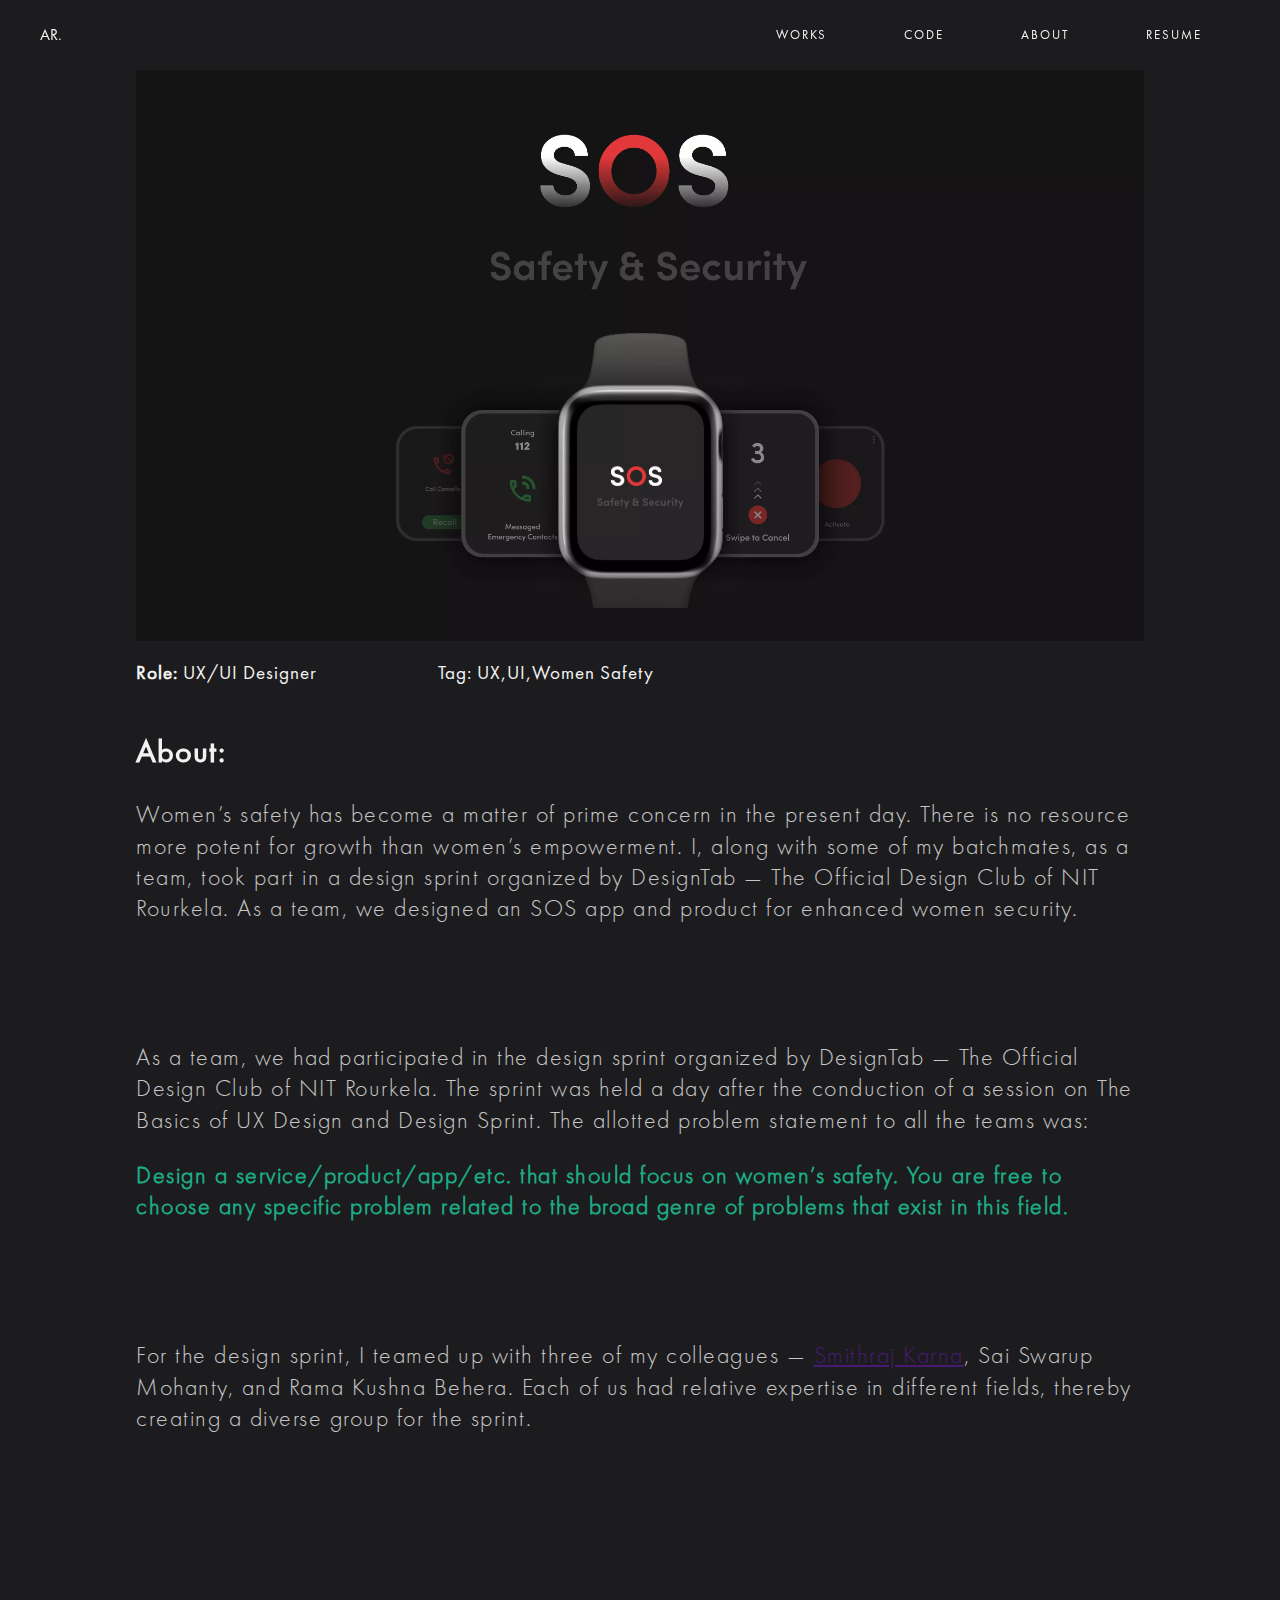
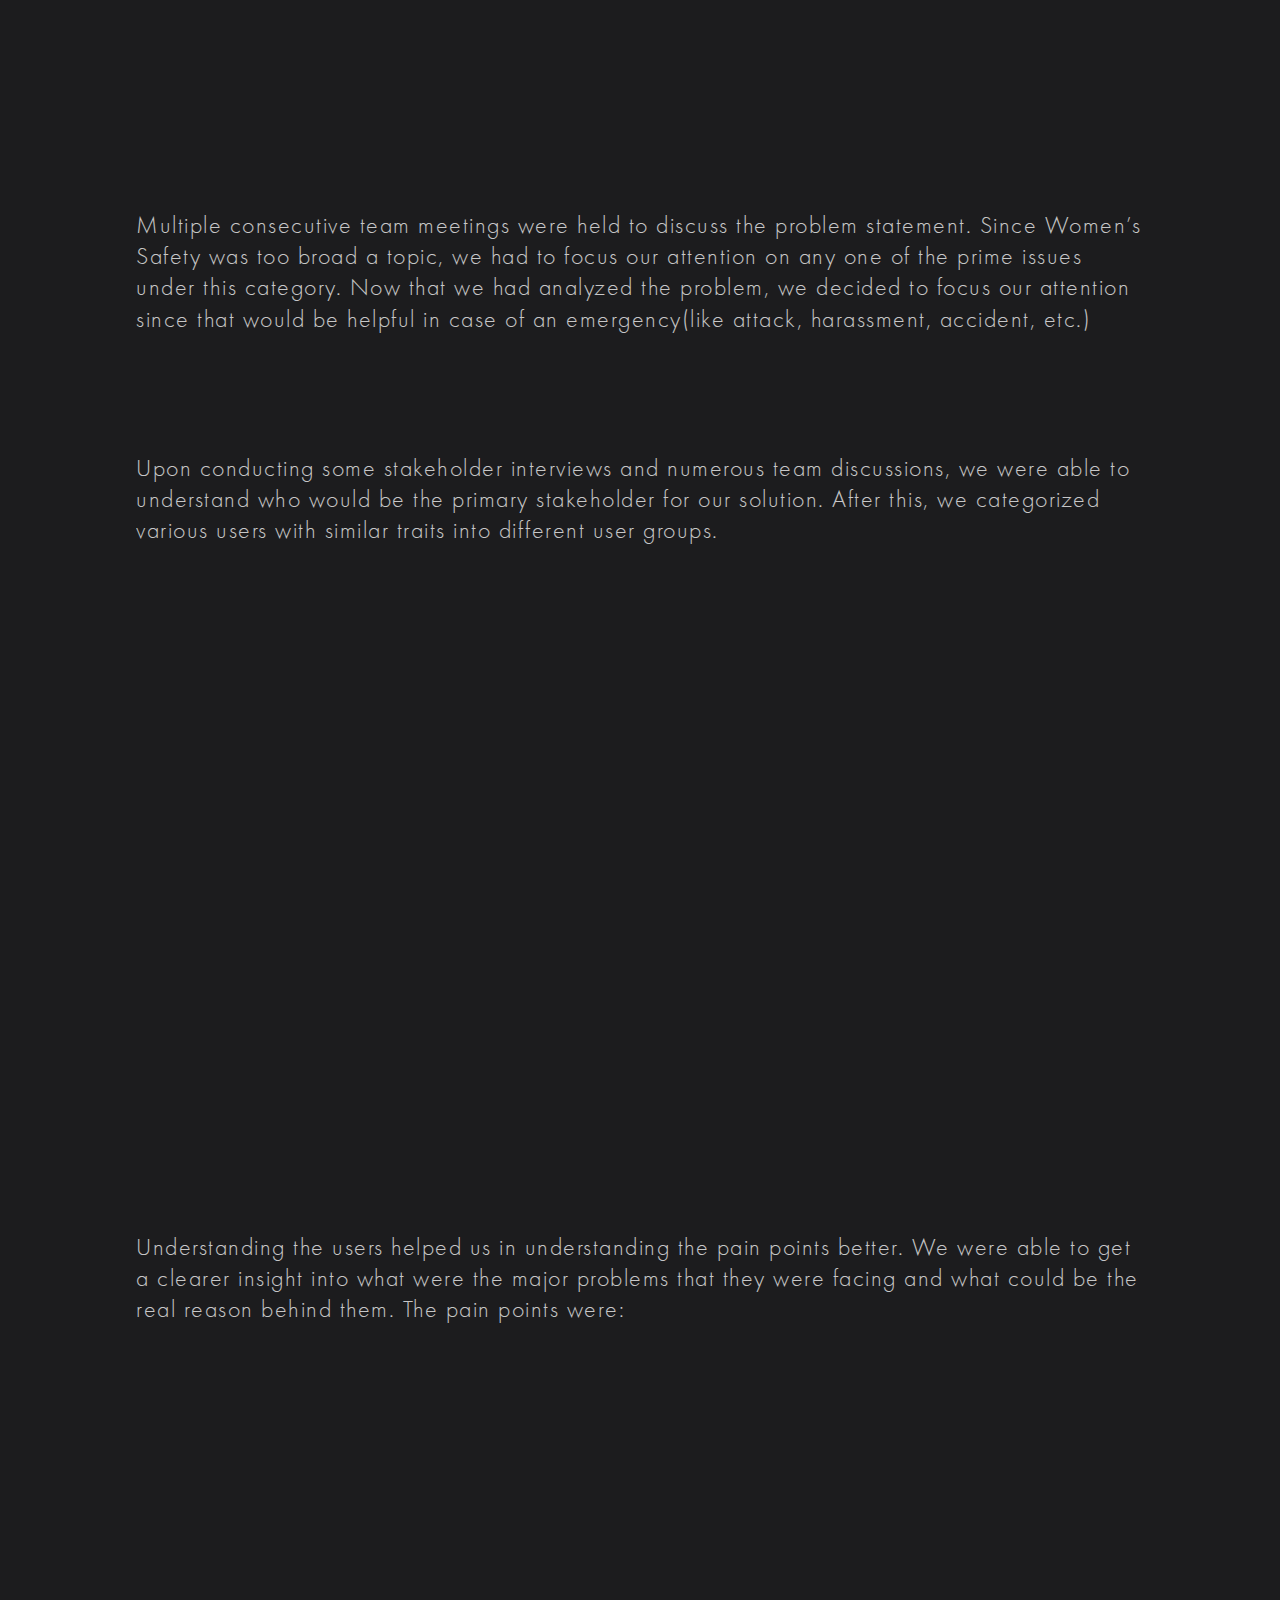
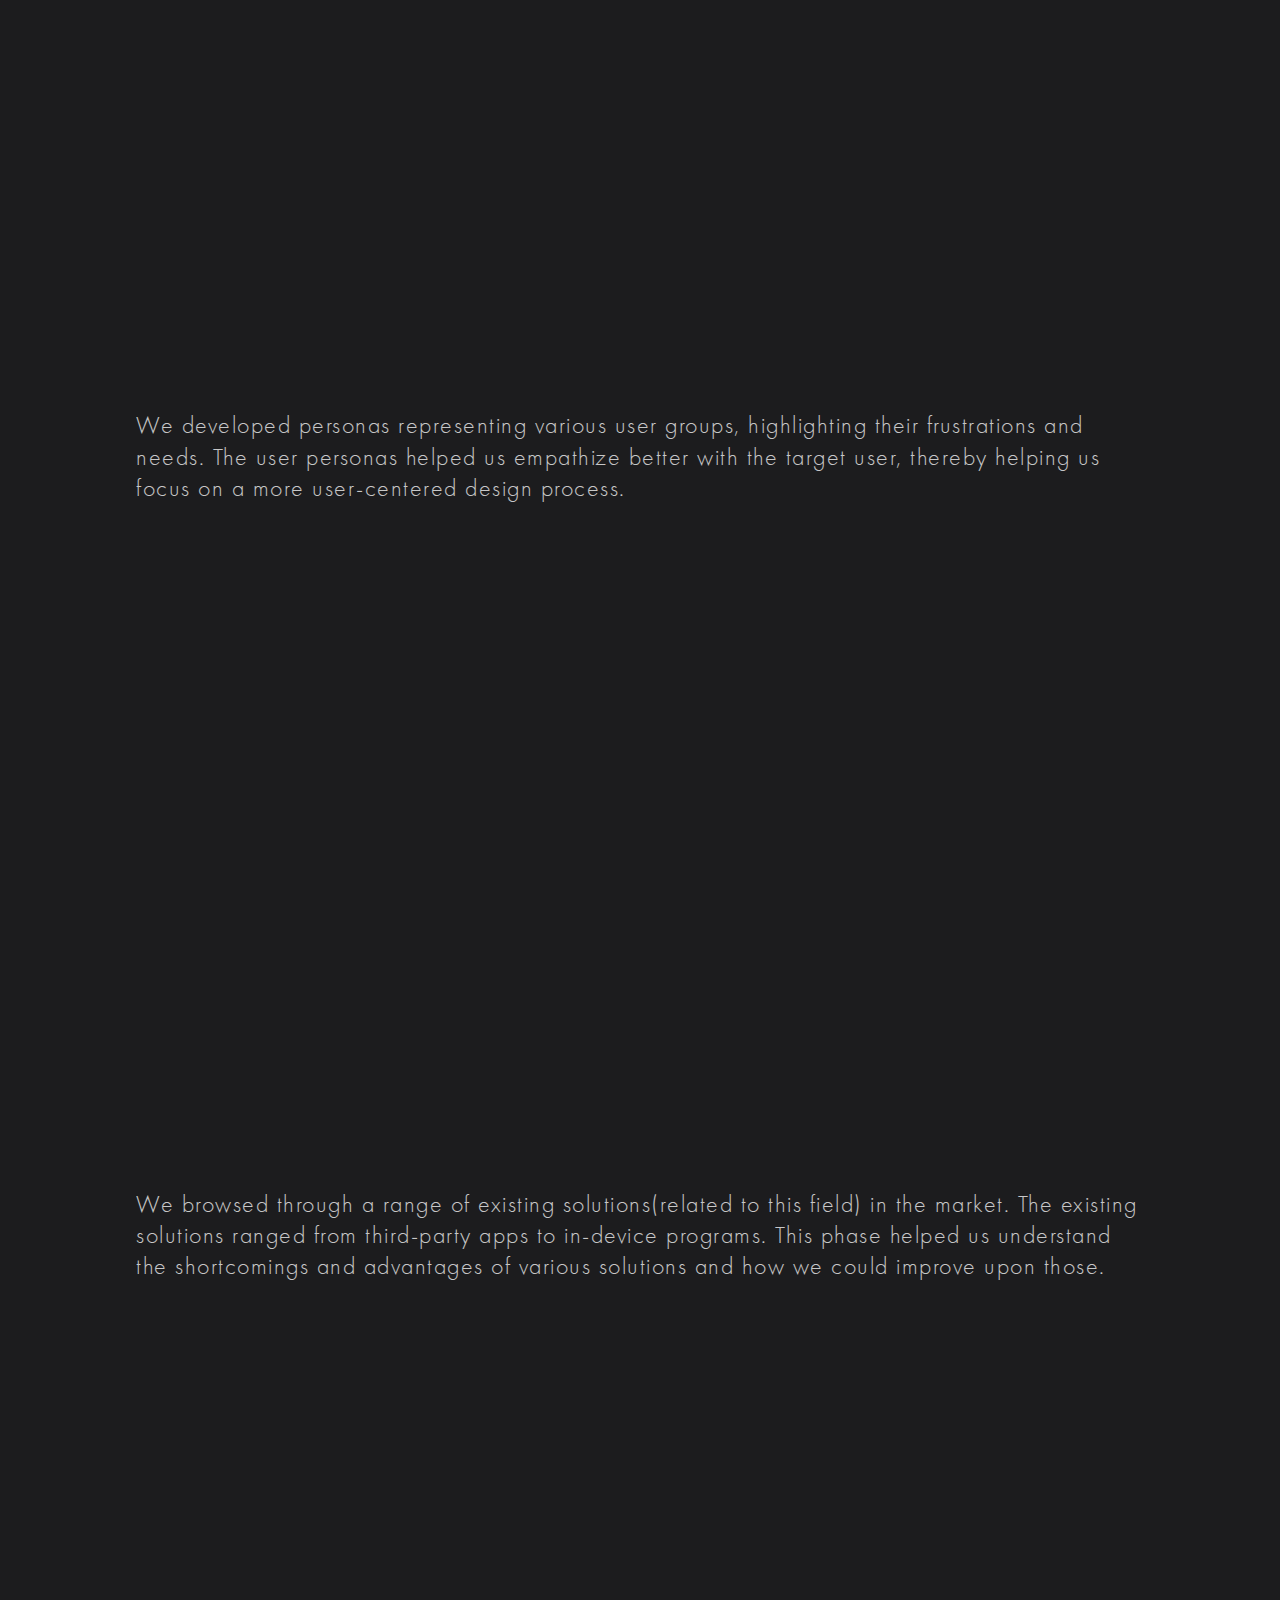
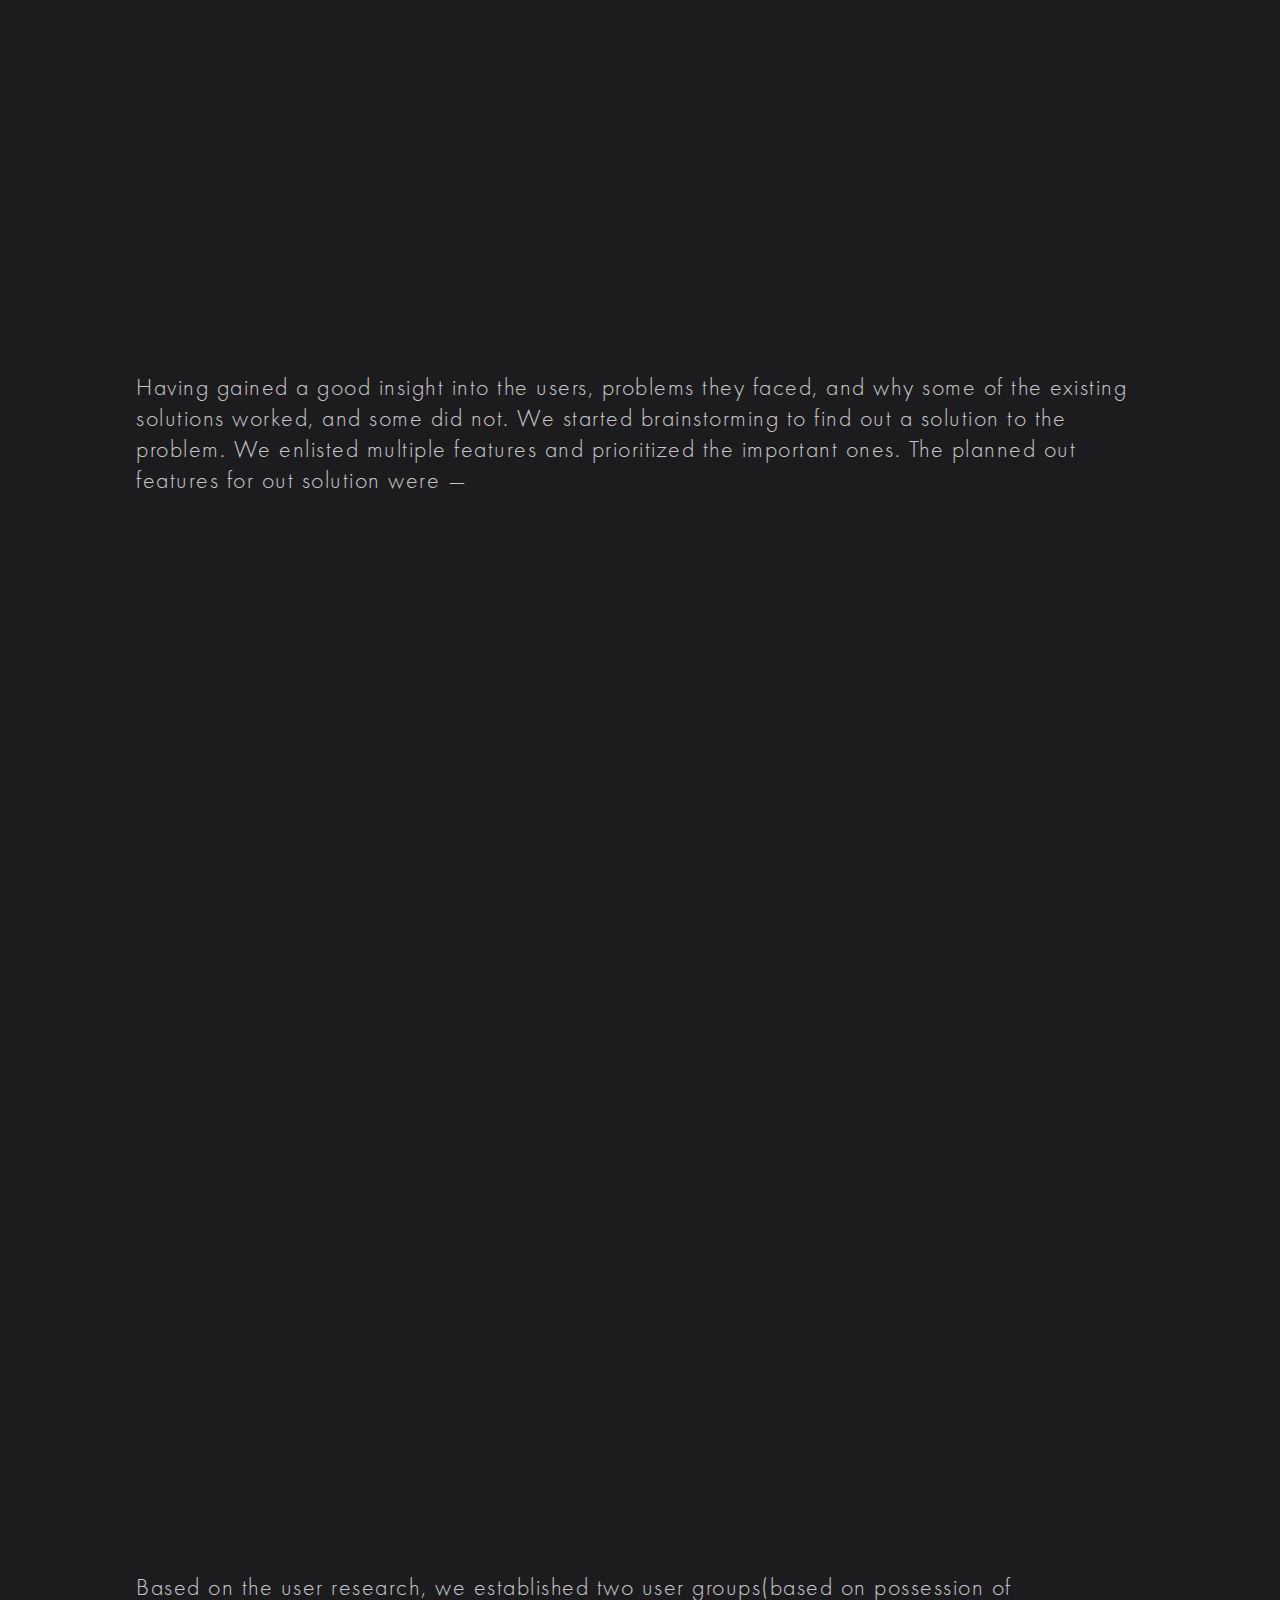
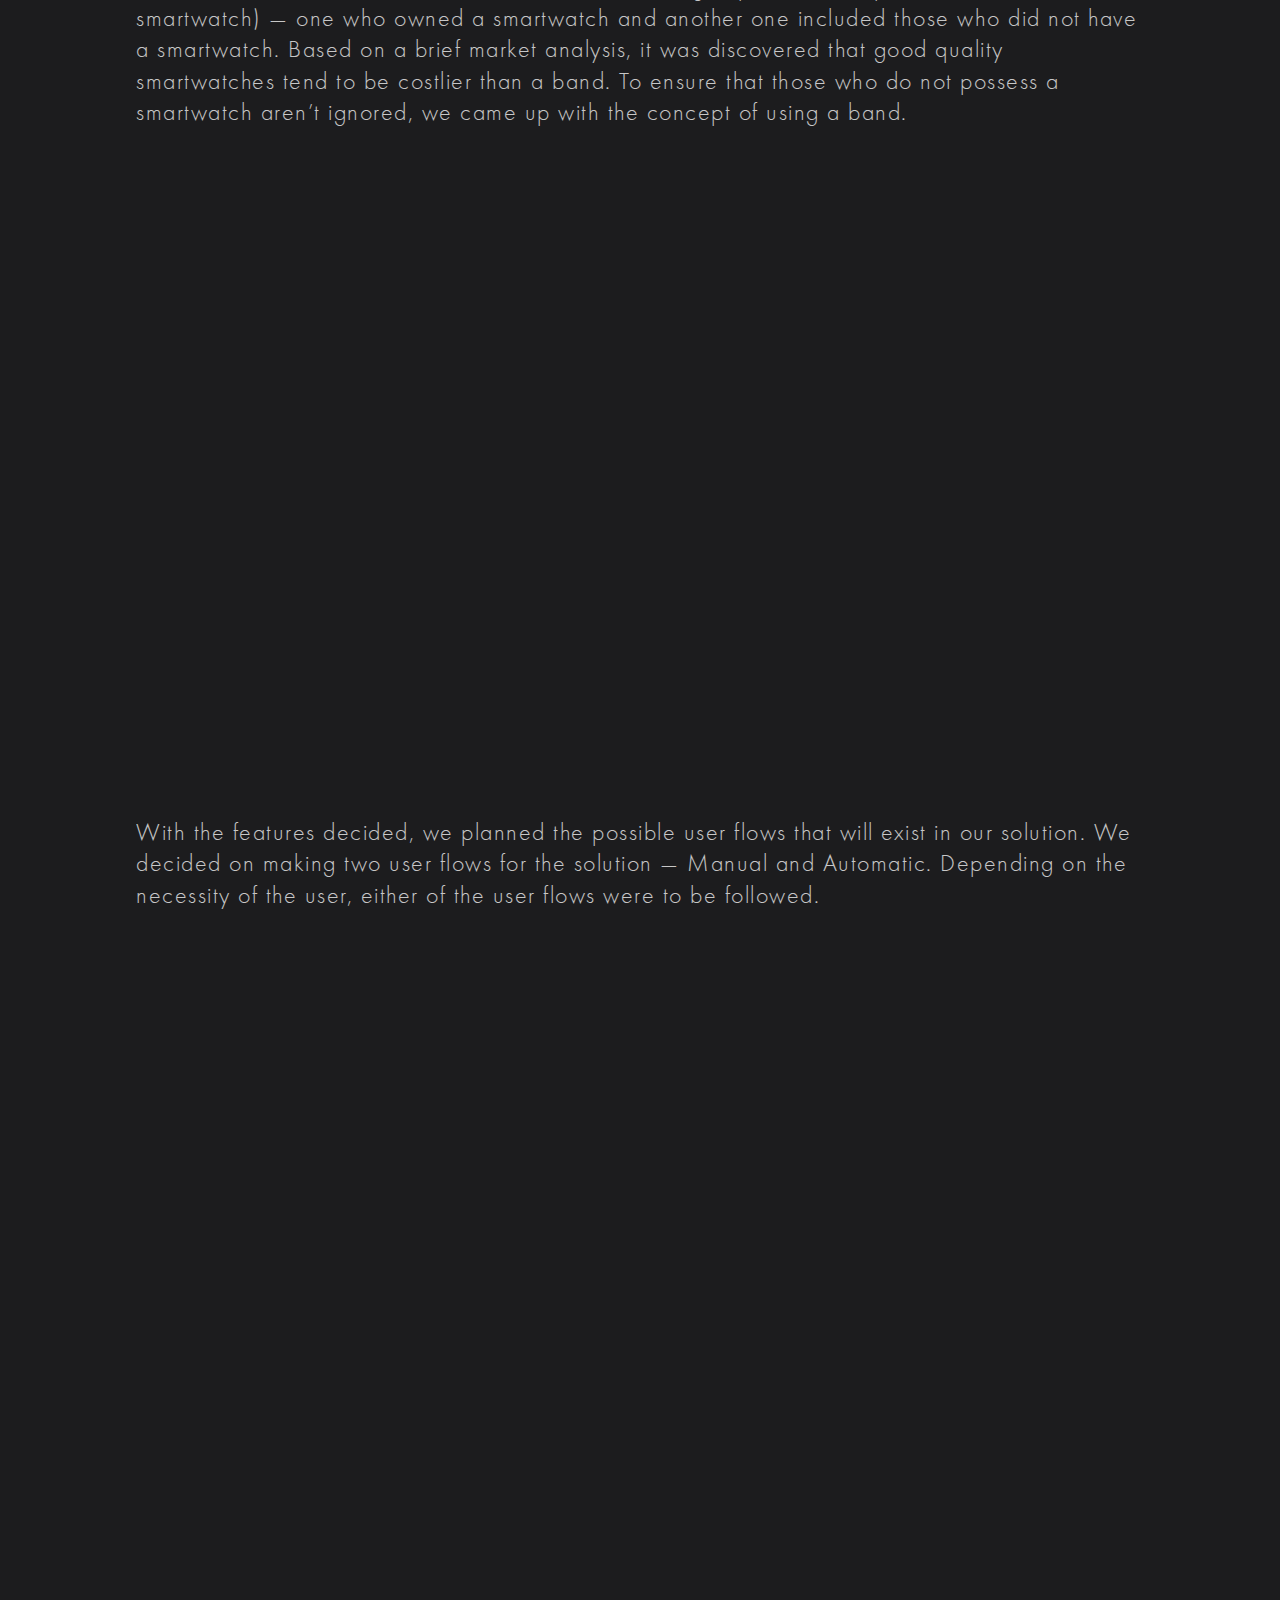
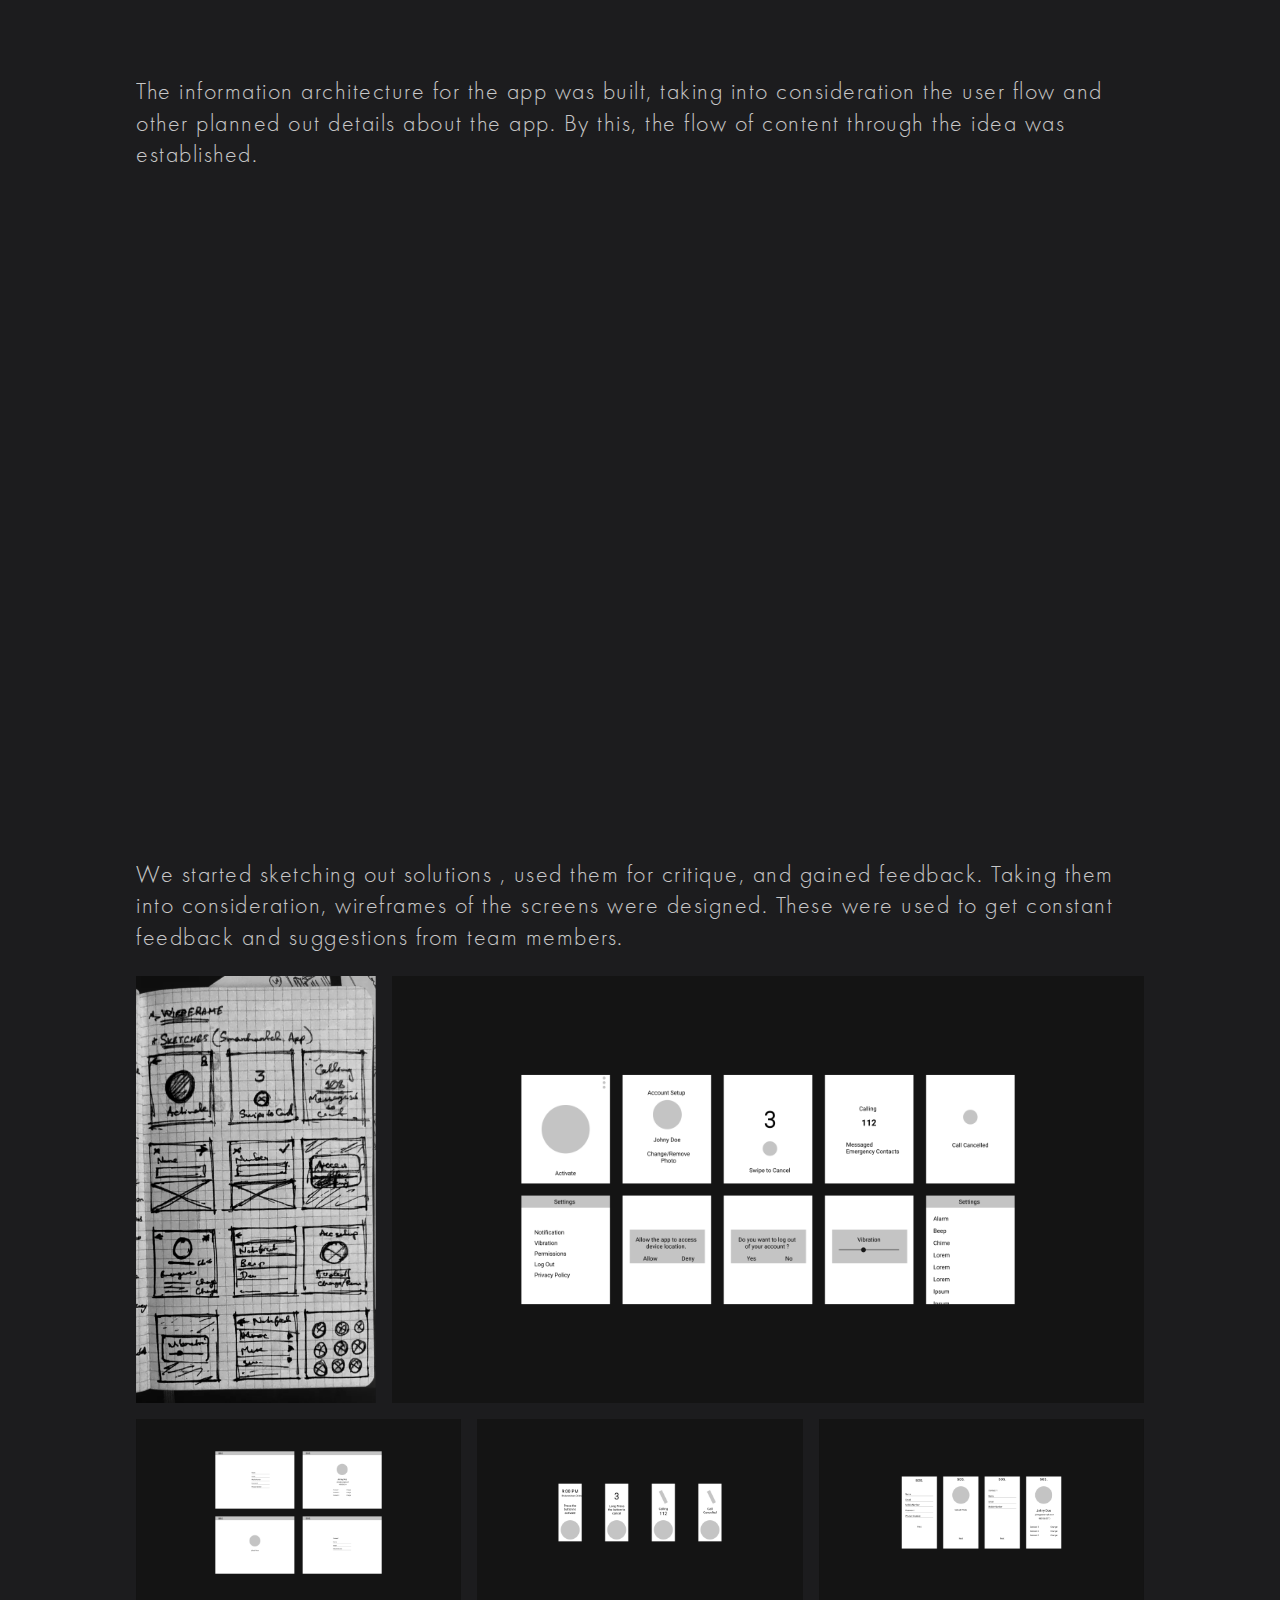
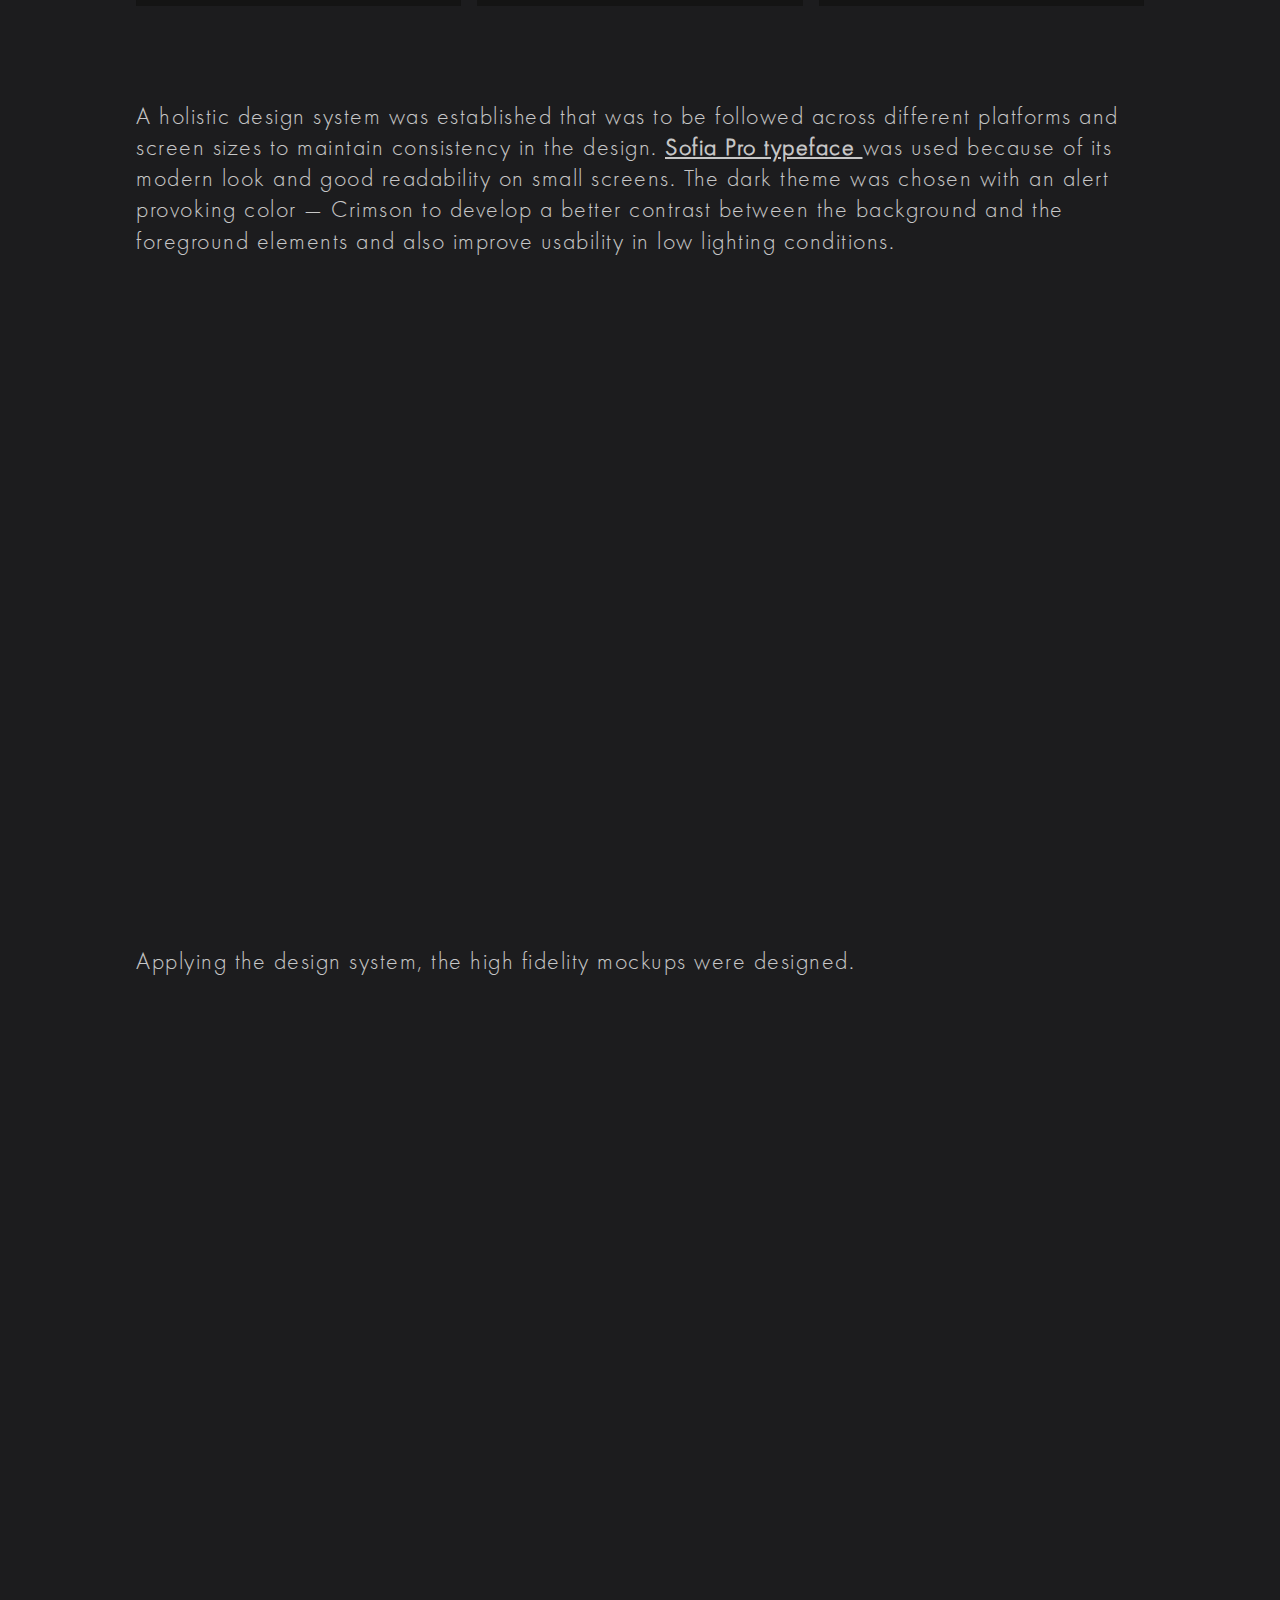
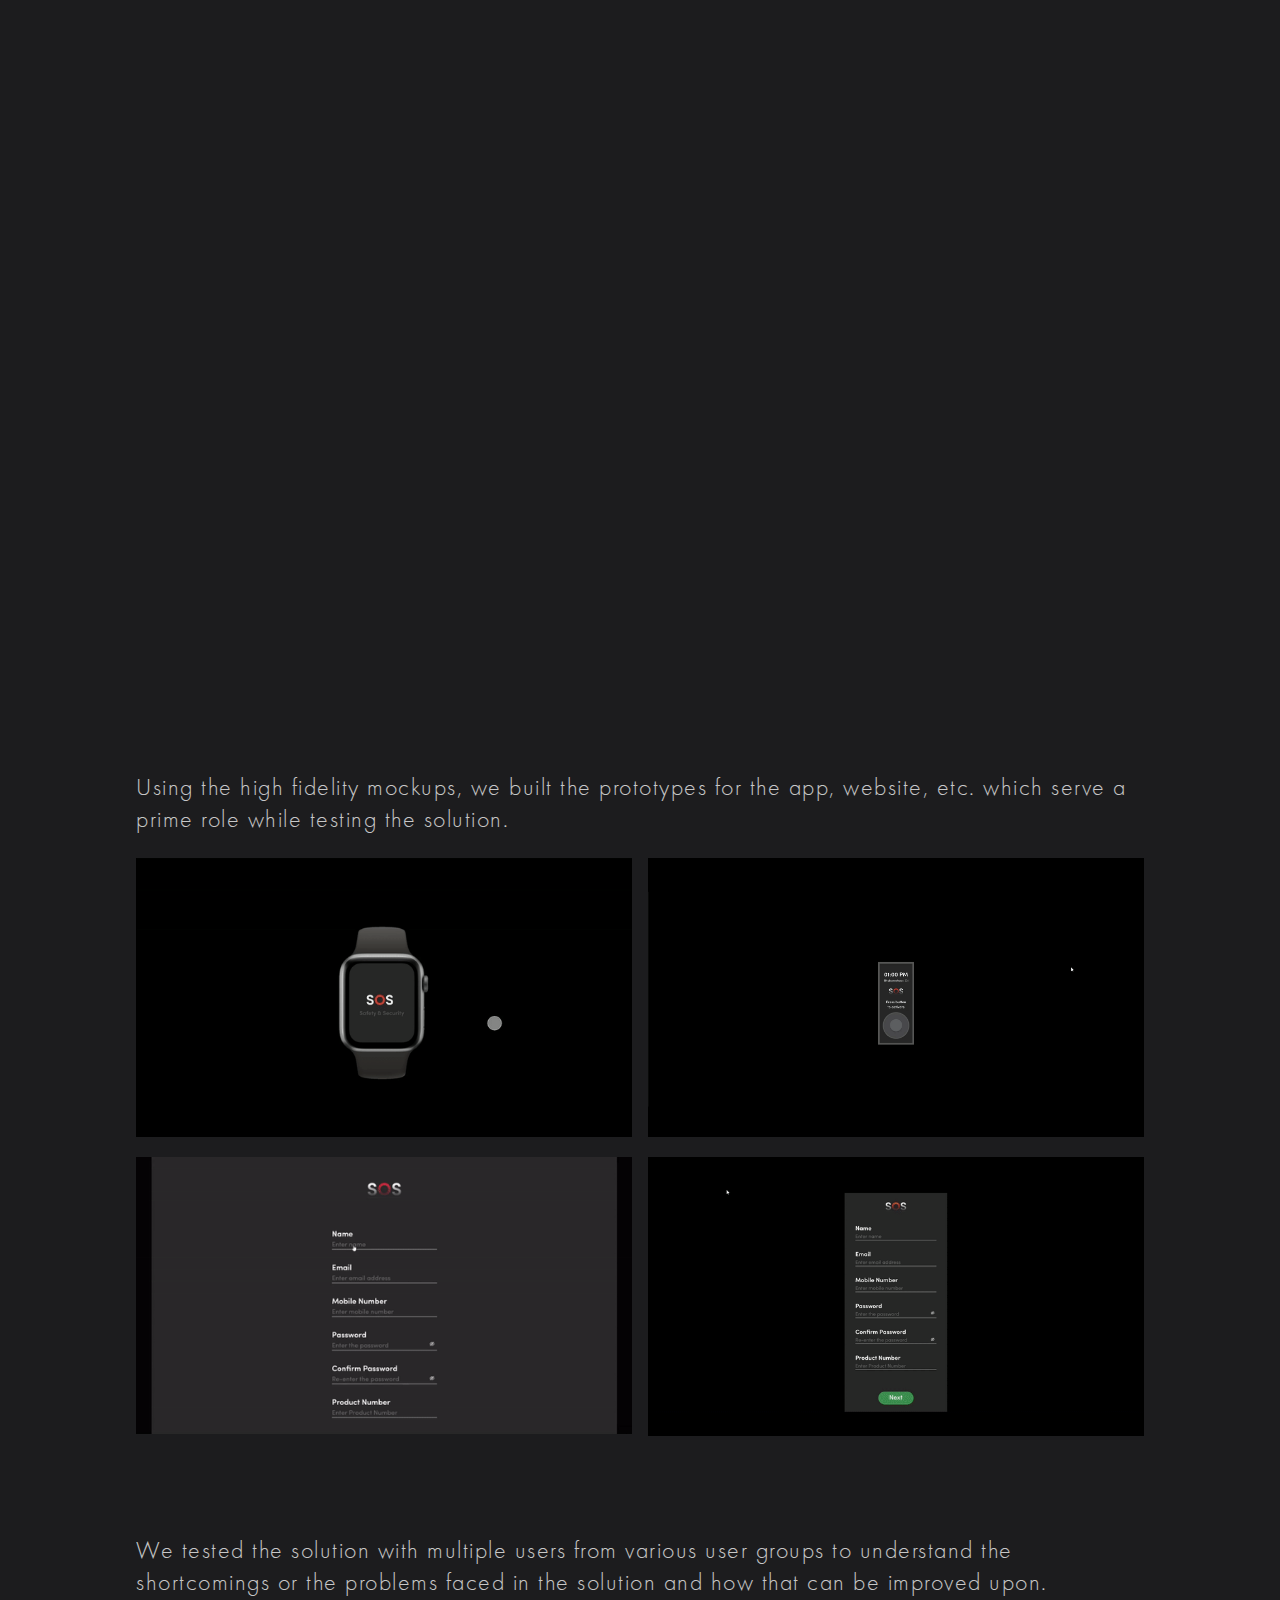
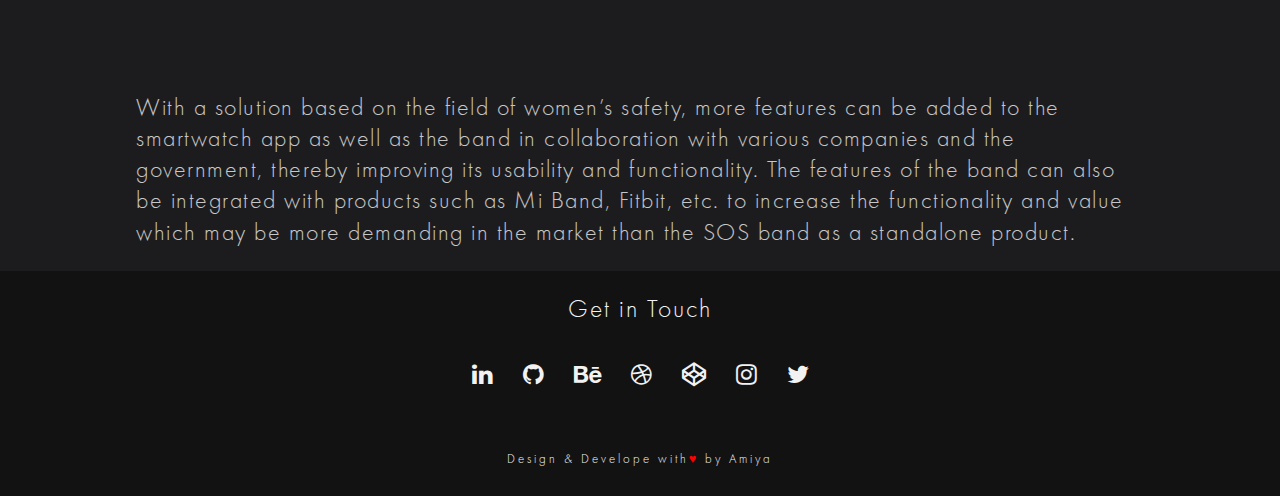
<file: casestudy.html>
<!DOCTYPE html>
<html>
    <head>
        <link rel="stylesheet" href="amiya/ux.css">
        <meta name="viewport" content="width=device-width,intial-scale=1.0">
        <link rel="stylesheet" href="amiya/grid.css">
        <link rel="stylesheet" href="amiya/casestudy.css">
        <link rel="stylesheet" href="https://cdnjs.cloudflare.com/ajax/libs/font-awesome/4.7.0/css/font-awesome.min.css">
        <link href="https://unpkg.com/aos@2.3.1/dist/aos.css" rel="stylesheet">
        <title>
             amiyaranjan.com
        </title>
        <!-- Global site tag (gtag.js) - Google Analytics -->
<script async src="https://www.googletagmanager.com/gtag/js?id=G-X7985WFCHR"></script>
<script>
  window.dataLayer = window.dataLayer || [];
  function gtag(){dataLayer.push(arguments);}
  gtag('js', new Date());

  gtag('config', 'G-X7985WFCHR');
</script>
    
            
       
    </head>
    <body>
        <header><!-- section for nav bar-->
            <a href="#" class="logo">AR.</a>
            <ul class="navlist">
                <li> <a href="index.html">WORKS</a></li>
                <li><a href="https://github.com/amiya12345">CODE</a></li>
                <li><a href="">ABOUT</a></li>
                <li><a href="">RESUME</a></li>
            </ul>
            </header>
         <div class="casestudy">
              <div class="project_img">
                   <img src="amiya/S.O.S App/cover.webp" style="height: 100%;width: 100%;" data-aos="zoom-in"  data-aos-duration="500">
              </div>
              <div class="project_tag">
                  <div class="project_role">
                       <p><b>Role:</b> UX/UI Designer</p>
                  </div>
                  <div class="tags">
                      <p>Tag: UX,UI,Women Safety</p>

               </div>
              </div>
              <div class="project_about">
                  <h2  data-aos="fade-right">About:</h2>
                  <p>
                    Women’s safety has become a matter of prime concern in the present day. There is no resource more potent for growth than women’s empowerment. I, along with some of my batchmates, as a team, took part in a design sprint organized by DesignTab 
                    — The Official Design Club of NIT Rourkela. As a team, we designed an SOS app and product for enhanced women security.
                  </p>
              </div>
              <div class="project_problemstatements">
                  <h2  data-aos="fade-right">Problem Statement</h2>
                  <p>
                    As a team, we had participated in the design sprint organized by DesignTab — The Official Design Club of NIT Rourkela. The sprint was held a day after the conduction of a session on The Basics of
                     UX Design and Design Sprint. The allotted problem statement to all the teams was:
                  </p>
                  <p style="font-weight: bold;color:#1dd1a1;">
                    Design a service/product/app/etc. that should focus on women’s safety. 
                    You are free to choose any specific problem related to the broad genre of problems that exist in this field.
                  </p>
              </div>
              <div class="project_team">
                  <h2  data-aos="fade-right">
                      The Team
                  </h2>
                  <p>
                    For the design sprint, I teamed up with three of my colleagues
                     — <a href="">Smithraj Karna</a>, Sai Swarup Mohanty, and Rama Kushna Behera. Each of us had relative expertise in different fields, thereby creating a diverse group for the sprint.

                  </p>
                  <img src="amiya/S.O.S App/Team Page.webp" style="height:auto;width: 100%;"  data-aos="fade-left"  data-aos-duration="500">
                  
              </div>
              <div class="project_problemanalysis">
                  <h2  data-aos="fade-right">Problem Analysis</h2>
                  <p>
                    Multiple consecutive team meetings were held to discuss the problem statement. Since Women’s Safety was too broad a topic, we had to focus our attention on any one of the prime issues under this category. Now that we had analyzed the problem,
                     we decided to focus our attention since that would be helpful in case of an emergency(like attack, harassment, accident, etc.)
                  </p>

              </div>
              <div class="project_understandingtheusers">
                  <h2  data-aos="fade-right" >Understanding the Users</h2>
                  <p>Upon conducting some stakeholder interviews and 
                      numerous team discussions, we were able to understand who would be the primary stakeholder for our solution.
                       After this, we categorized various users with similar traits into different user groups.
                </p>
                   <div style="display: flex;justify-content: center;">
                  <img src="amiya/S.O.S App/User Groups.webp" style="height:100%;width:100%;" data-aos="fade-left"  data-aos-duration="500">
                </div> 
              </div>
              <div class="project_painpoints">
                  <h2  data-aos="fade-right">
                    Pain Points

                  </h2>
                  <p>
                    Understanding the users helped us in understanding the pain points better. We were able to get a clearer insight into what were the major problems
                     that they were facing and what could be the real reason behind them. The pain points were:
                  </p>
                  <div style="display: flex; justify-content: center;">
                  <img src="amiya/S.O.S App/Problems Faced.webp" style="height: 100%;width: 100%;" data-aos="fade-left"  data-aos-duration="500">
                </div>

              </div>
             <div class="project_persona">
                 <h2  data-aos="fade-right">
                    User Personas
                 </h2>
                 <p>
                    We developed personas representing various user groups, highlighting their frustrations and needs. The user personas
                     helped us empathize better with the target user, thereby helping us focus on a more user-centered design process.
                 </p>
                 <div style="display: flex; justify-content: center;">
                    <img src="amiya/S.O.S App/Persona 1.webp" style="height:100%;width:100%;"  data-aos="fade-left"  data-aos-duration="500">
                </div>
                <div class="project_solution">
                    <h2  data-aos="fade-right">Existing Solutions</h2>
                    <p>
                        We browsed through a range of existing solutions(related to this field) in the market. The existing solutions ranged from third-party apps to in-device programs.
                         This phase helped us understand the shortcomings and advantages of various solutions and how we could improve upon those.
                    </p>
                  <div>
                      <img src="amiya/S.O.S App/Competitive Analysis.webp" style="width: 100%;height:100%;"  data-aos="fade-left"  data-aos-duration="500">
                  </div>
                </div>
                <div class="project_features">
                  <h2  data-aos="fade-right">
                    Features
                 </h2>
                 <p>
                  Having gained a good insight into the users, problems they faced, and why some of the existing solutions worked, and some did not. We started brainstorming to find out a solution to the problem.
                   We enlisted multiple features and prioritized the important ones. The planned out features for out solution were —
                 </p>
                 <div>
                   <ul>
                     <li data-aos="fade-up"
                     ><p>Sensor for Auto-Detection</p></li>
                     <li data-aos="fade-up"
                     ><p>3 sec. cancellation</p></li>
                     <li data-aos="fade-up"
                    ><p>Vibrate in “ON” state</p></li>
                     <li data-aos="fade-up"
                     ><p>GPS enabled</p></li>
                     <li data-aos="fade-up"
                    ><P>Cost-effective</P></li>
                     <li data-aos="fade-up"
                    ><P>More than one mode of usage</P></li>
                     <li data-aos="fade-up"
                     ><P>Easy to activate</P></li>
                   </ul>
                 </div>
                 <img src="amiya/S.O.S App/Features.webp" style="height: 100%;width: 100%;"  data-aos="fade-left"  data-aos-duration="500">
   
                </div>
                <div class="project_sos">
                  <h2  data-aos="fade-right">
                    Why two products? — Smartwatch App and SOS Band
                  </h2>
                  <p>
                    Based on the user research, we established two user groups(based on possession of smartwatch) — one who owned a smartwatch and another one included those who did not have a smartwatch. Based on a brief market analysis, it was discovered that good quality smartwatches tend to be costlier than a band.
                     To ensure that those who do not possess a smartwatch aren’t ignored, we came up with the concept of using a band.
                  </p>
                 <img src="amiya/S.O.S App/product.webp" style="height: 100%;width: 100%;" data-aos="fade-left"  data-aos-duration="500" >
                </div>
                <div class="project_userflow">
                  <h2  data-aos="fade-right"> User Flow</h2>
                <p>
                  With the features decided, we planned the possible user flows that will exist in our solution. We decided on making two user flows for the solution — Manual and Automatic. 
                  Depending on the necessity of the user, either of the user flows were to be followed.
                </p>
                <img src="amiya/S.O.S App/User Flow.png" style="width: 100%;width: 100%;" data-aos="fade-left"  data-aos-duration="500">
               </div>
               <div class="project_ia">
                 <h2 data-aos="fade-right"> Information Architecture
                </h2>
                <p>
                  The information architecture for the app was built, taking into consideration the user flow and other
                   planned out details about the app. By this, the flow of content through the idea was established.
                </p>
                <img src="amiya/S.O.S App/ia.png" style="height: 100%;width: 100%;" data-aos="fade-left"  data-aos-duration="500">
               </div>
               <div class="project_wireframe">
                <h2 data-aos="fade-right"> Sketching and Wireframing</h2>
                <p>
                  We started sketching out solutions
                  , used them for critique, and gained feedback. Taking them into consideration,
                   wireframes of the screens were designed. These were used to get constant feedback and suggestions from team members.

                </p>
                <div class="wireframe">
                  <div class="wireframe1">
                      <img src="amiya/S.O.S App/Sketches.webp" style="height: 100%; width: 100%;">
                  </div>
                  <div class="wireframe2" >
                    <img src="amiya/S.O.S App/Wireframe2.png" style="height: 100%; width: 100%;">
                  </div>
                  <div class="wireframe3">
                    <img src="amiya/S.O.S App/Wireframe3.png" style="height: 100%; width: 100%;">
                  </div>
                  <div class="wireframe4" >
                    <img src="amiya/S.O.S App/Wireframe4.png" style="height: 100%; width: 100%;">
                  </div>
                  <div class="wireframe5">
                    <img src="amiya/S.O.S App/Wireframe5.png" style="height: 100%; width: 100%;">
                  </div>
                </div>
                 
               </div>
               <div class="project_designsystem">
                <h2 data-aos="fade-right">The Design System</h2>
                <p>
                  A holistic design system was established that was to be followed across different platforms and screen sizes to maintain consistency in the design. <b style="font-weight: bold;text-decoration: underline;">Sofia Pro typeface </b>was used because of its modern look and good readability on small screens. The dark theme was chosen with an alert provoking color — Crimson to develop a better contrast between the background and the foreground elements and also improve usability in low lighting conditions.
                </p>
                <img src="amiya/S.O.S App/Design System.png" style="height: 100%;width: 100%;" data-aos="fade-left"  data-aos-duration="500">
               </div>

               <div class="project_highfi">
                 <h2 data-aos="fade-right">High Fidelity Mockups</h2>
                 <p>
                  Applying the design system, the high fidelity mockups were designed.

                </p>
                <img src="amiya/S.O.S App/Mockup - Smartwatch.webp"  style="height: 100%;width: 100%;" data-aos="fade-left"  data-aos-duration="500">
                <img src="amiya/S.O.S App/Mockup - SOS Band.webp"  style="height: 100%;width: 100%;" data-aos="fade-left"  data-aos-duration="500">
               </div>
               <div class="project_prototype">
                <h2 data-aos="fade-right">Prototype</h2>
                <p>
                  Using the high fidelity mockups, we built the prototypes for the app, website, etc. which serve a prime role while testing the solution.
                </p>
                <div class="wireframe">
                  <div class="prototype1">
                      <img src="amiya/S.O.S App/Prototype1.gif"  style="width:100%;">
                  </div>
                  <div class="prototype2">
                    <img src="amiya/S.O.S App/Prototype2.gif"  style="width:100%;">
                  </div>
                  <div class="prototype3">
                    <img src="amiya/S.O.S App/Prototype3.gif"  style="width:100%;">
                  </div>
                  <div class="prototype4">
                    <img src="amiya/S.O.S App/Prototype4.gif"  style="width:100%;">
                  </div>


                </div>



               </div>
               <div class="project_testing">
                 <h2 data-aos='fade-right'>Testing</h2>
                 <p>
                  We tested the solution with multiple users from various 
                  user groups to understand the shortcomings or the problems faced in the solution and how that can be improved upon.
                 </p>
               </div>
               <div class="project_scope">
                <h2 data-aos='fade-right'>Future Scope</h2>
                <p>
                  With a solution based on the field of women’s safety, more features can be added to the smartwatch app as well as the band in collaboration with various companies and the government, thereby improving its usability and functionality. The features of the band can also be integrated with products such as Mi Band, Fitbit, etc.
                   to increase the functionality and value which may be more demanding in the market than the SOS band as a standalone product.
                </p>
               </div>
               
         </div>
         </div>

         <div class="ar_footer"><!-- section for social footer-->
          <div class="connect_footer">
              Get in Touch
          </div>
         <div class="footer_menu">
             <ul>
                 <li> <a href="https://www.linkedin.com/in/amiya-ranjan-sethi-618711165/" target="_blank"><i class="fa fa-linkedin"></i></a> </li>
                 <li> <a href="https://github.com/amiya12345" target="_blank"><i class="fa fa-github"></i></a> </li>
                 <li> <a href="https://www.behance.net/amiyarsethi1" target="_blank"><i class="fa fa-behance" ></i></a> </li>
                 <li> <a href="" target="_blank"><i class="fa fa-dribbble" ></i></a> </li>
                 <li> <a href="" target="_blank"><i class="fa fa-codepen" ></i></a> </li>
                 <li> <a href="" target="_blank"><i class="fa fa-instagram" ></i></a> </li>
                 <li> <a href="https://twitter.com/amiya_ars" target="_blank"><i class="fa fa-twitter" ></i></a> </li>
             </ul>
               
         </div>
         <div class="author">
            <span>Design & Develope  with<span style="color: red;">&#9829;</span> by Amiya</span>

         </div>
     </div>
         <script src="js/index.js"></script>
         <script src="https://unpkg.com/aos@2.3.1/dist/aos.js"></script>
         <script >
            AOS.init();
          </script>
         <script>
           $("#tab a").click(function(e){
           e.preventDefault();
          $(".graphic").hide();
          var toShow = $(this).attr('href');
          $(toShow).show();
          });
          


       </script>
    </body>
</html>
</file>
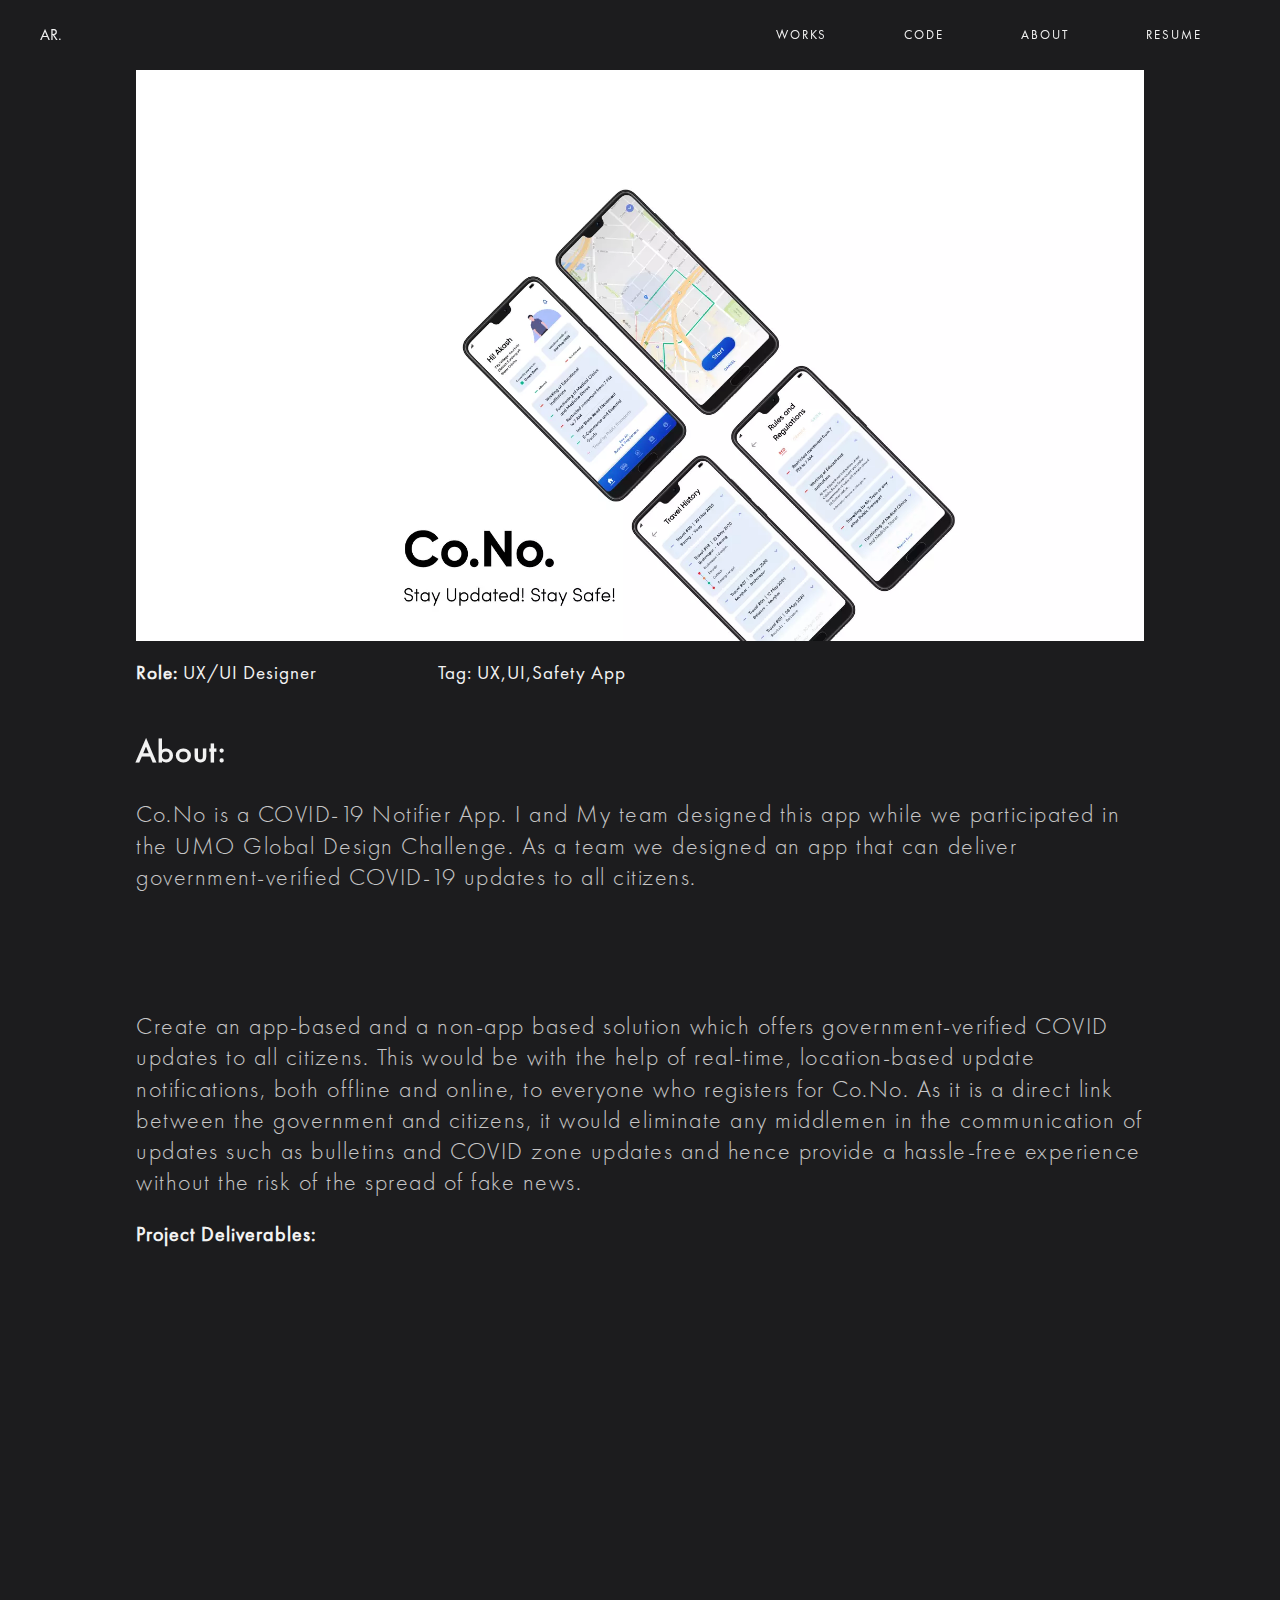
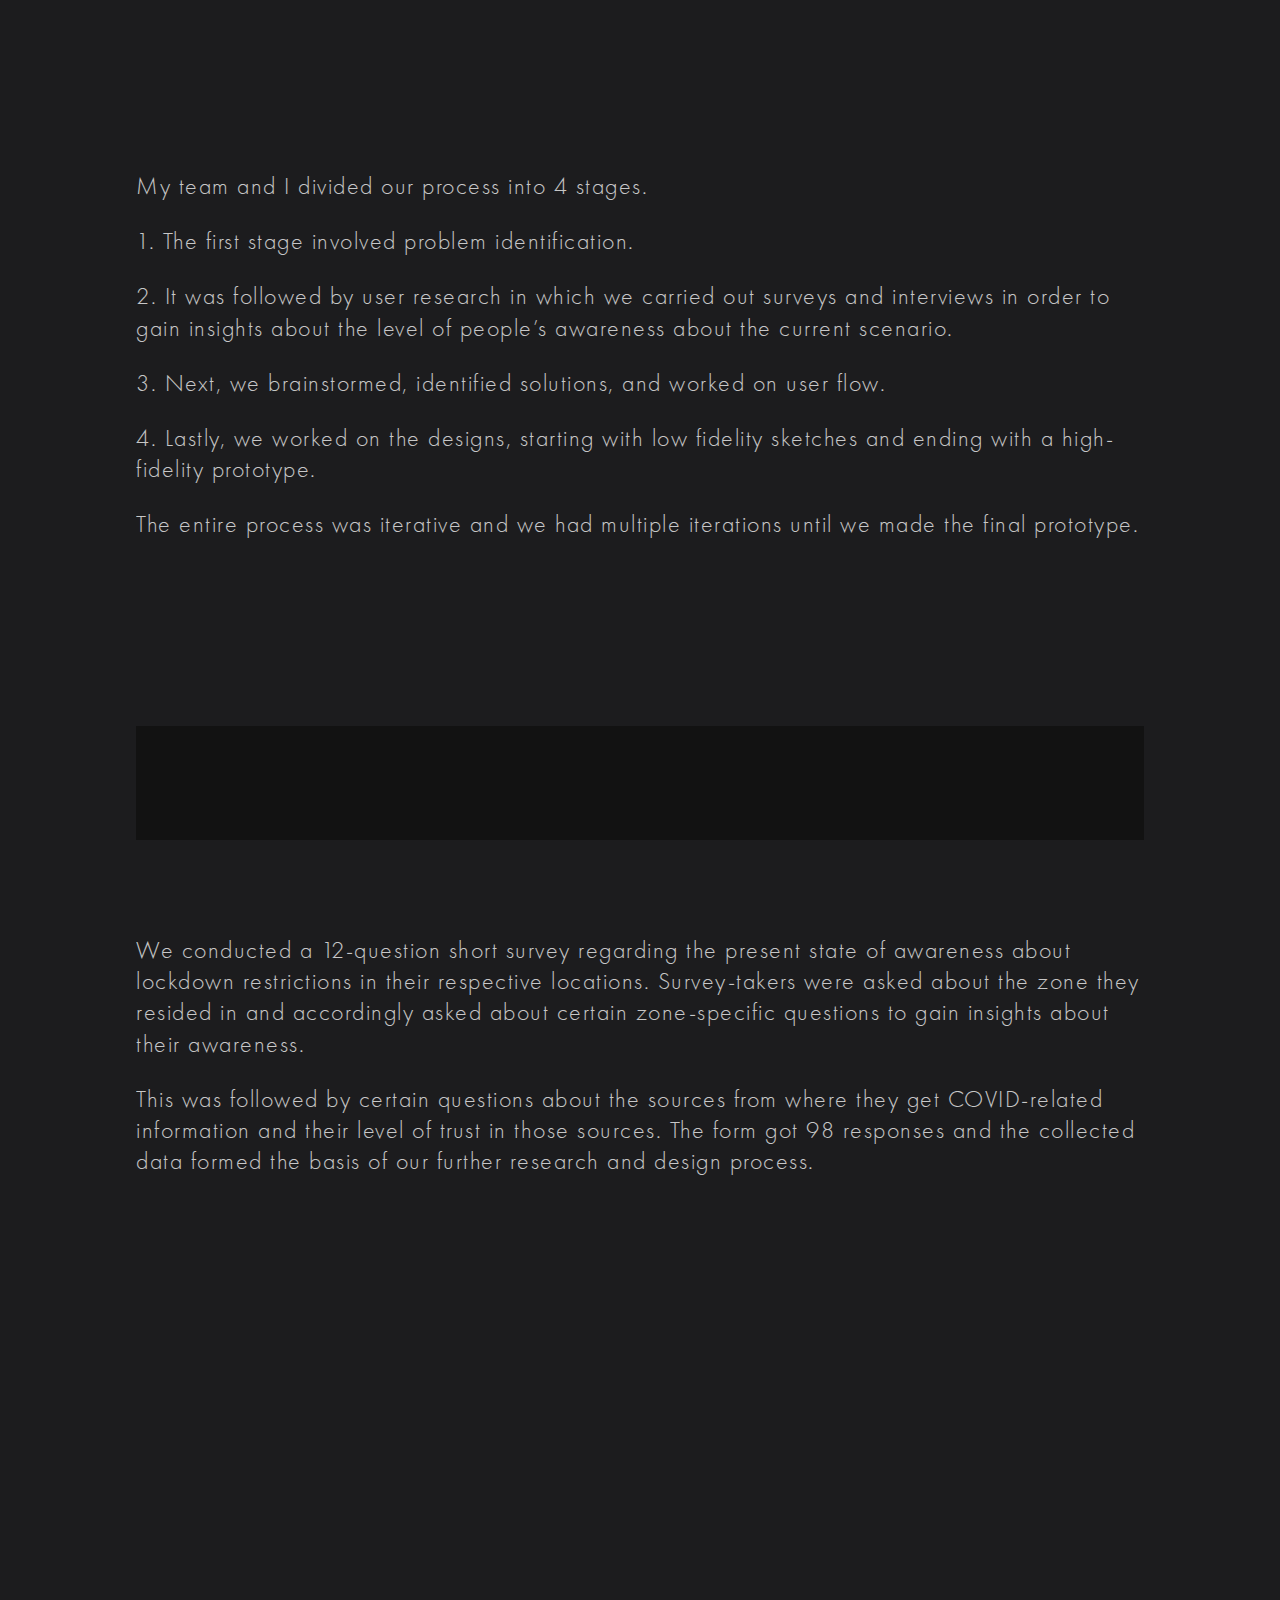
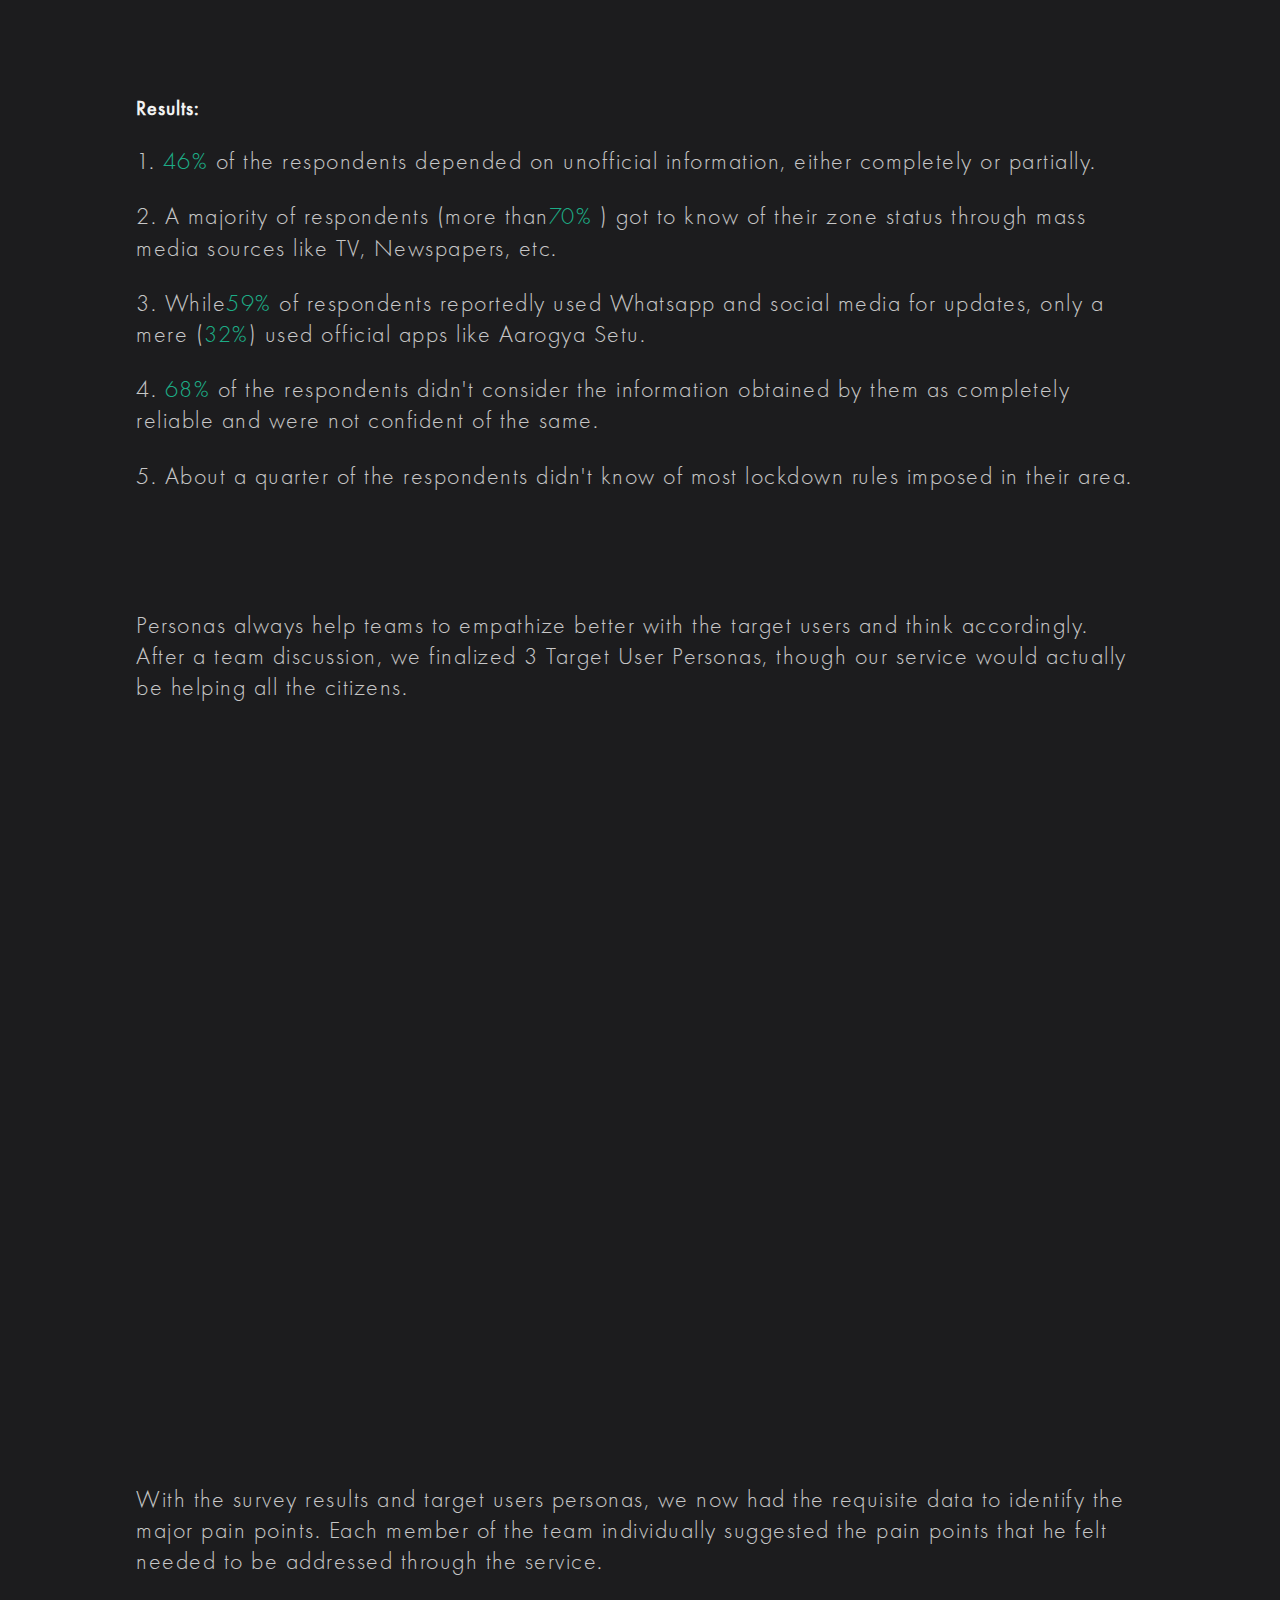
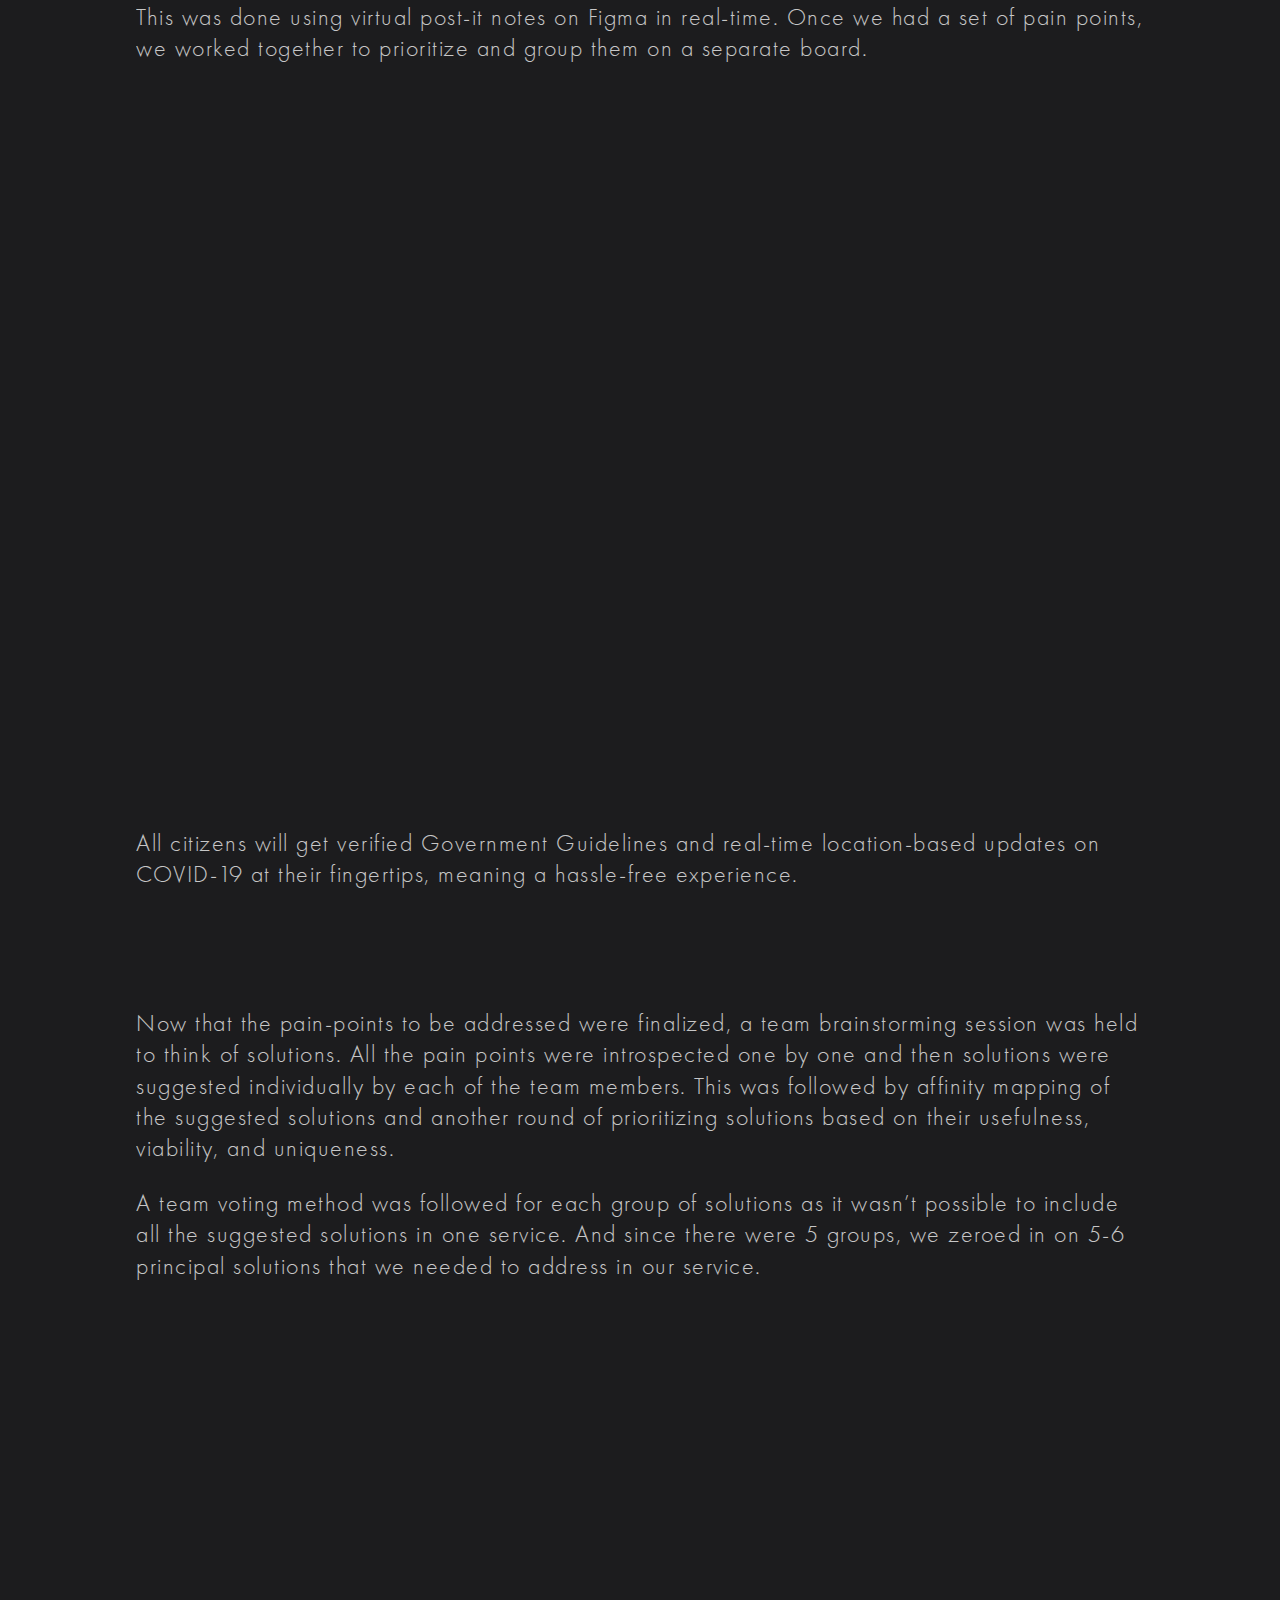
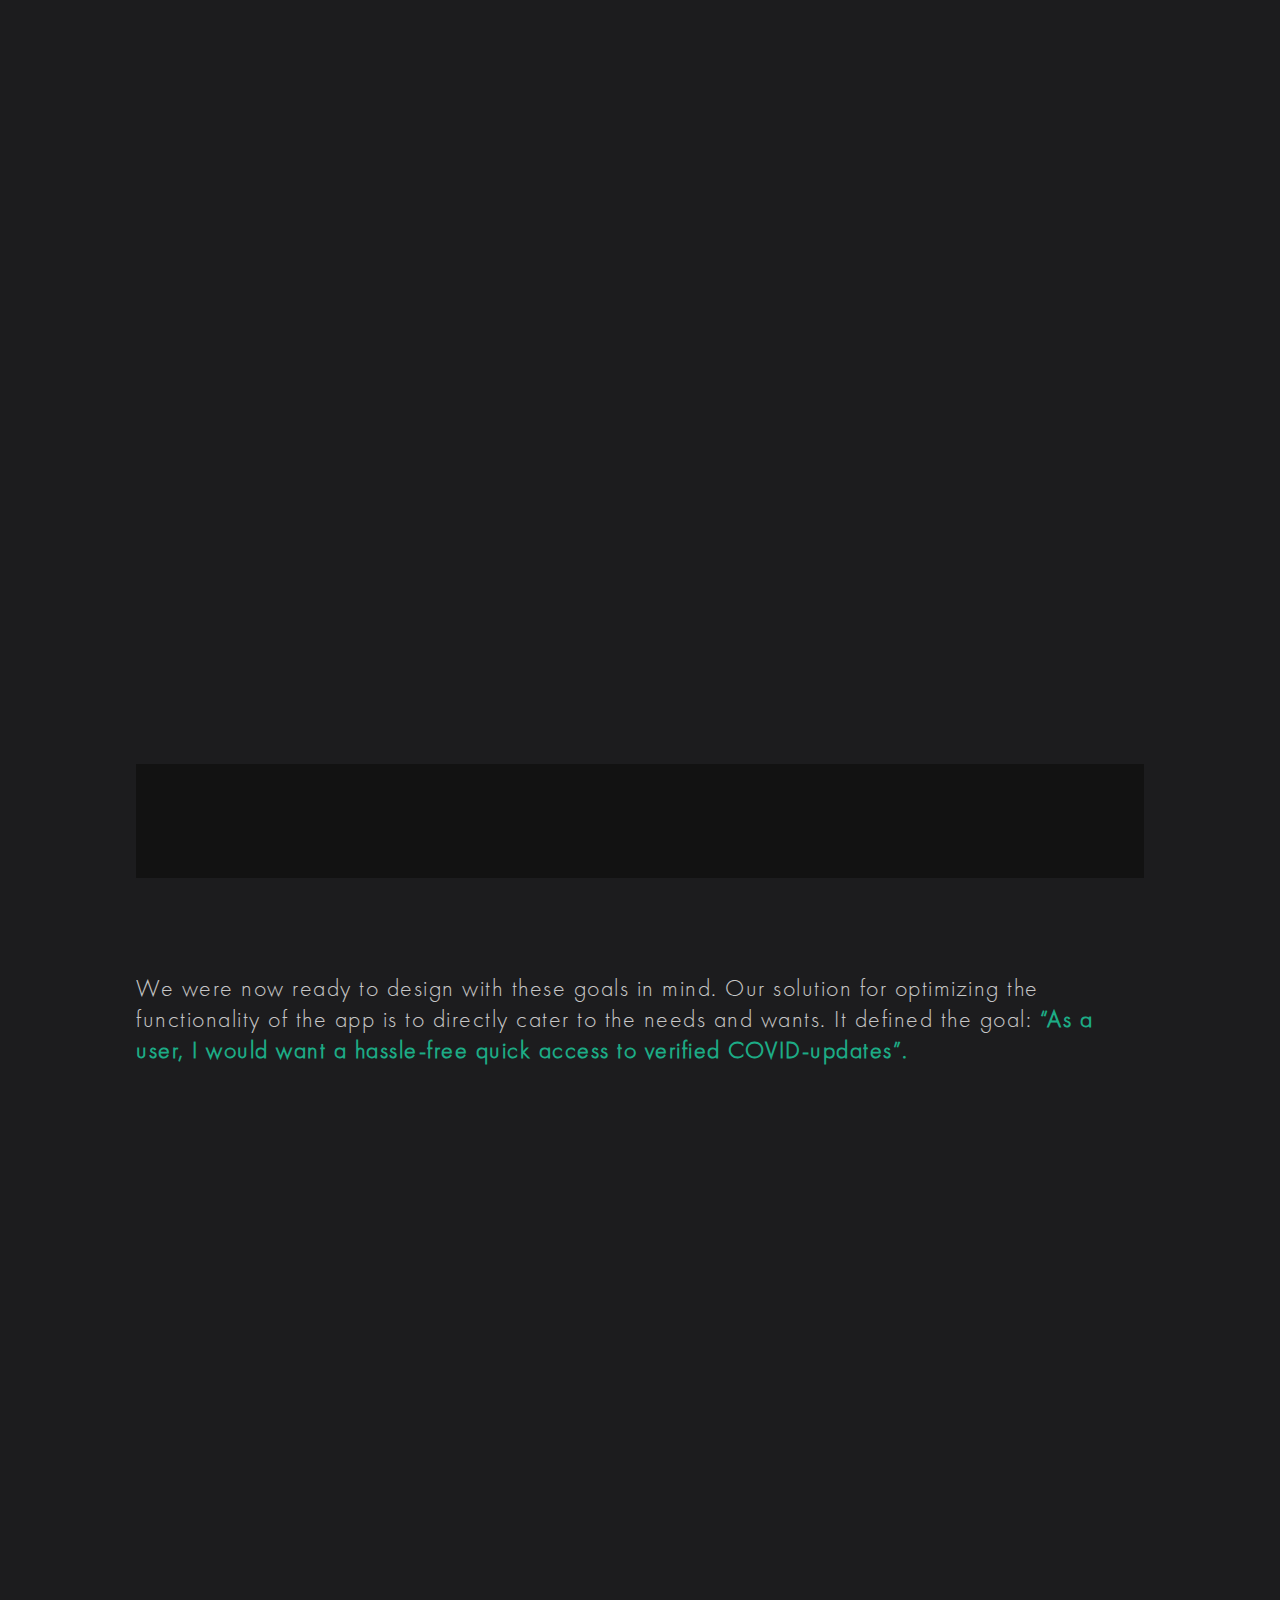
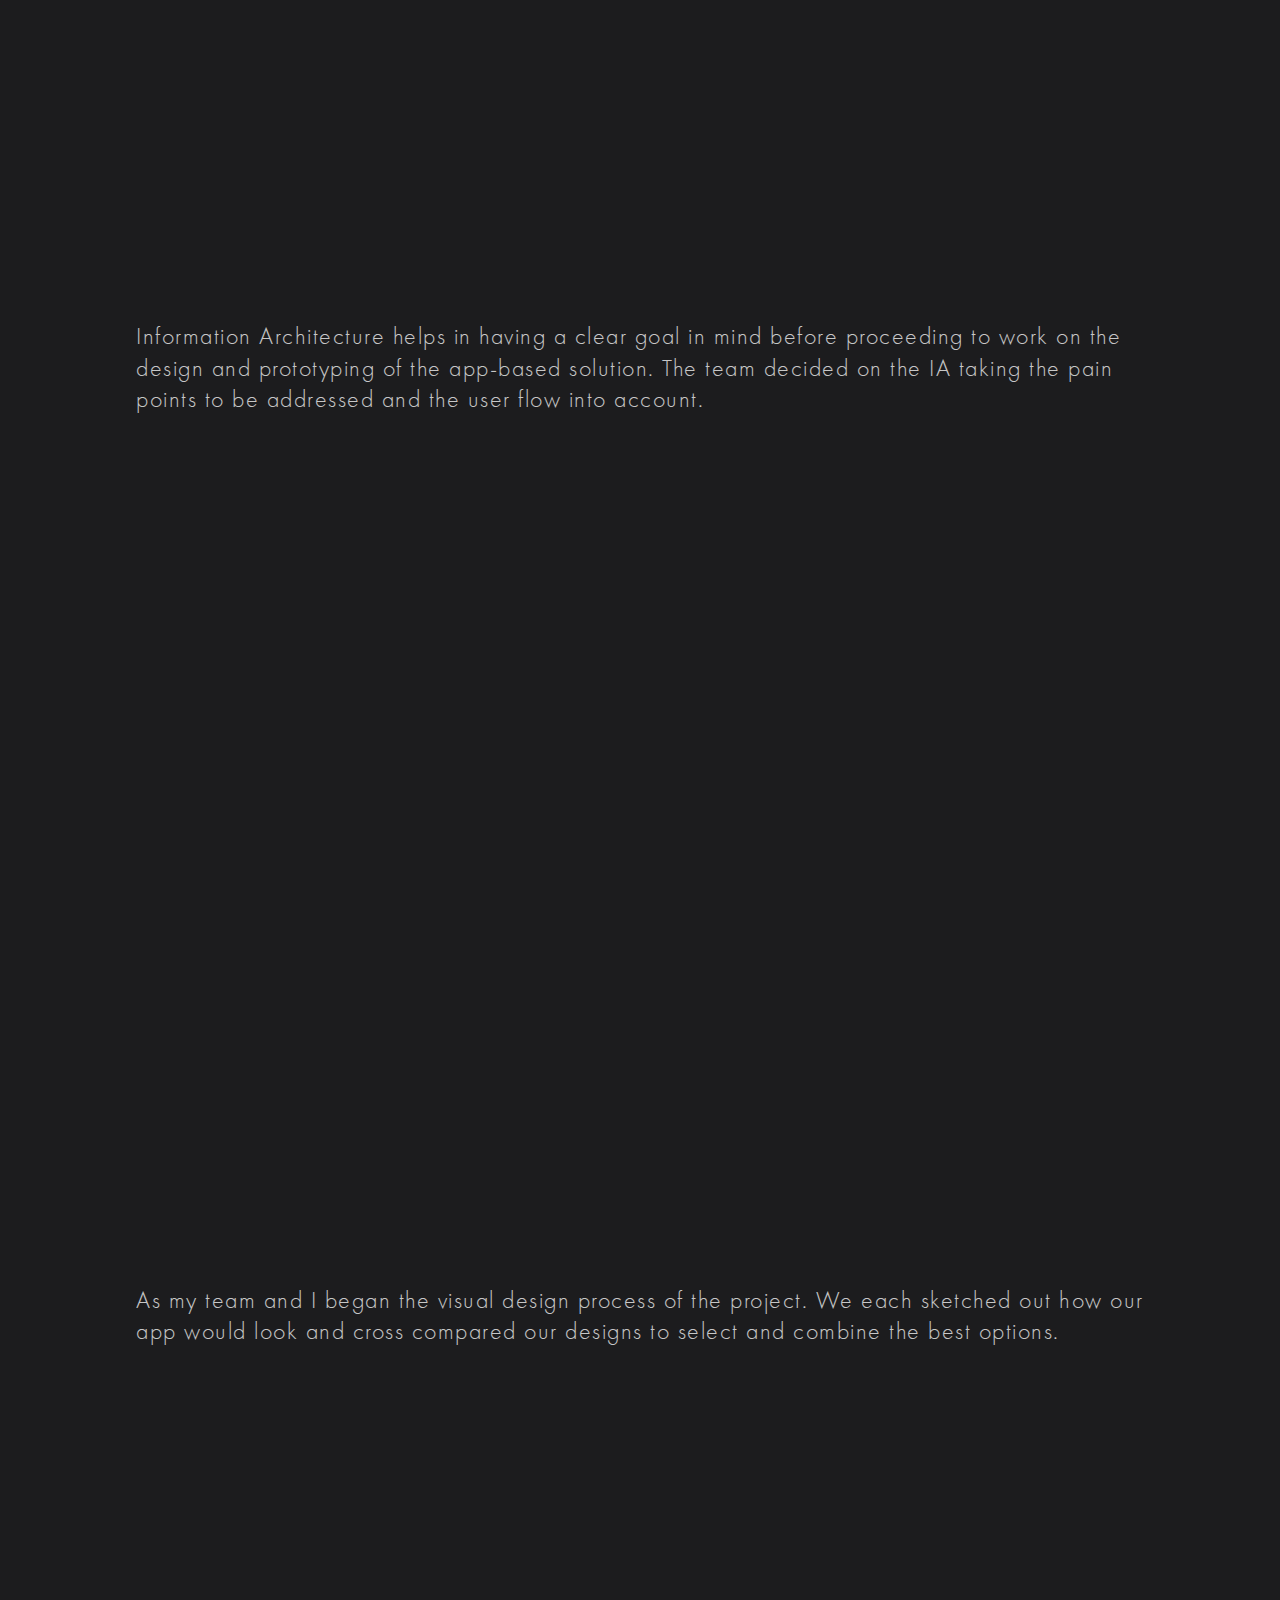
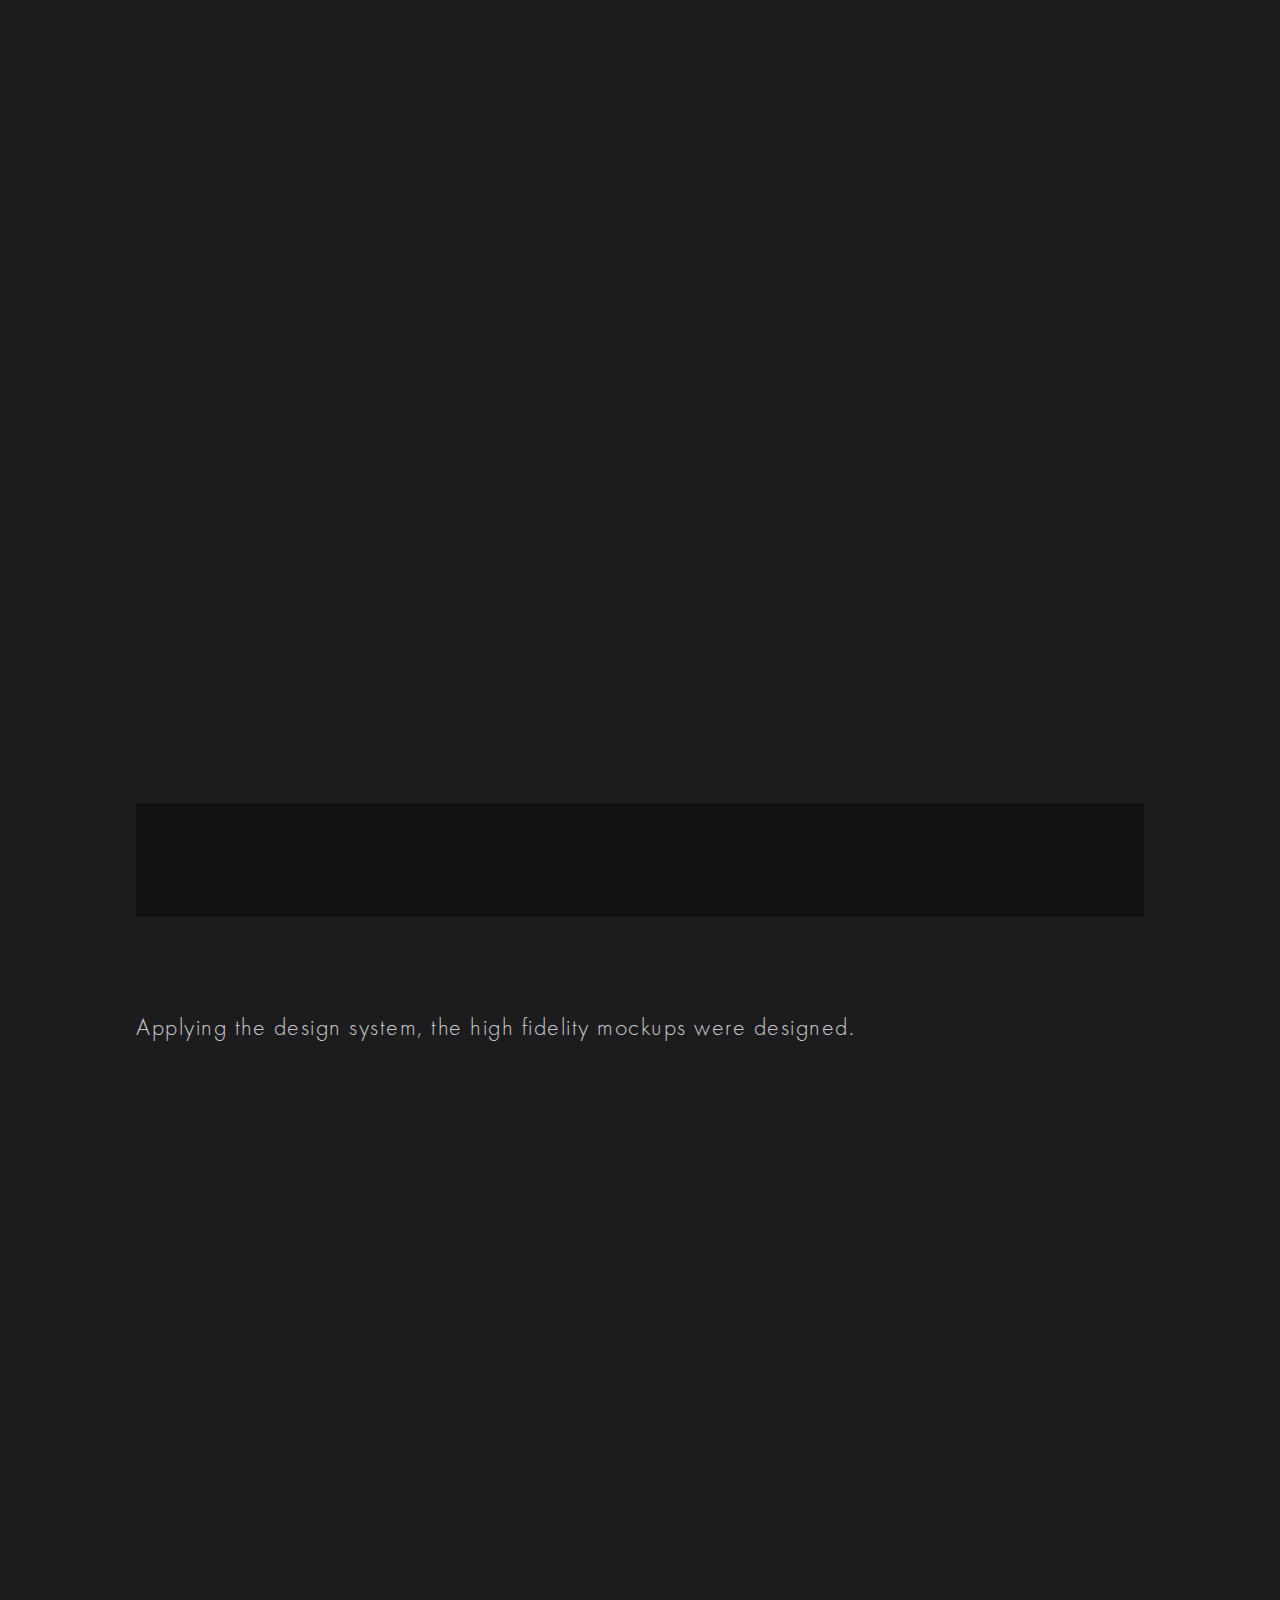
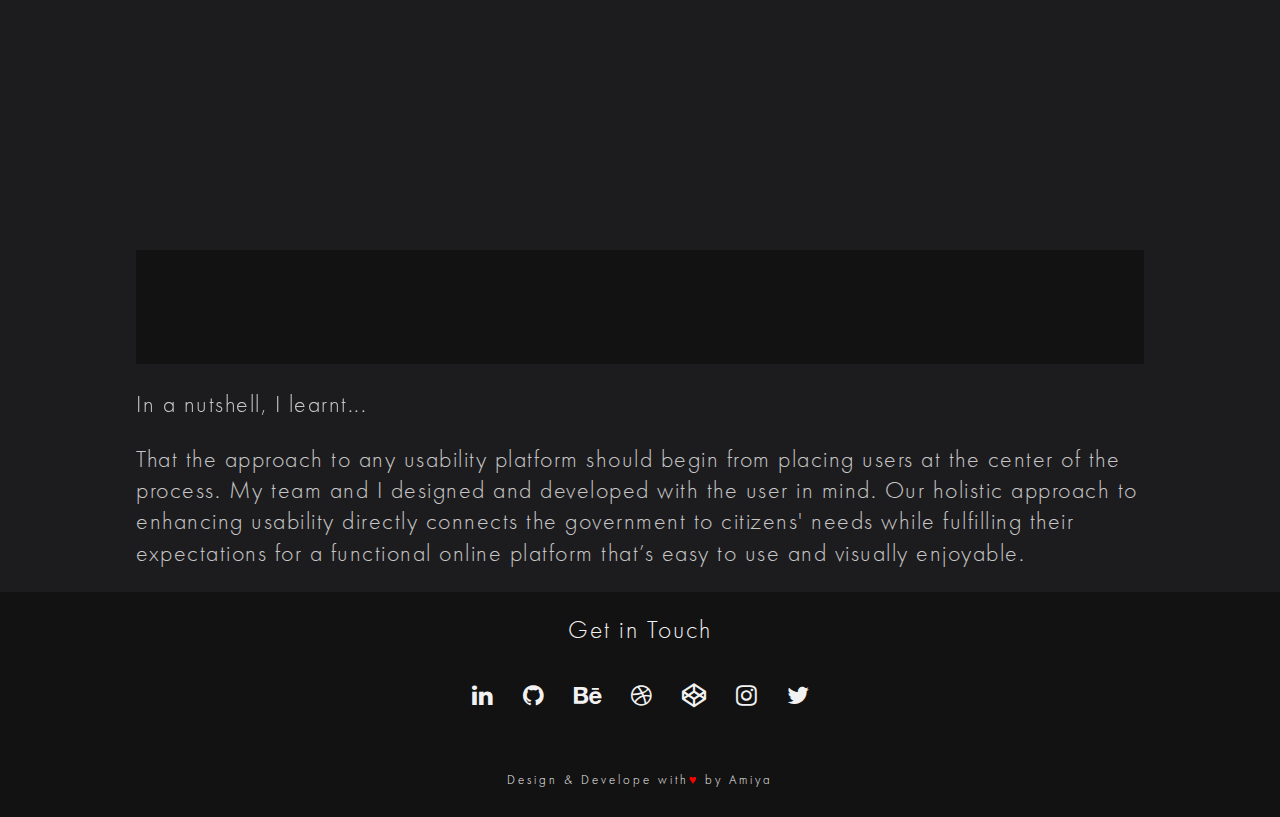
<file: casestudy2.html>
<!DOCTYPE html>
<html>
    <head>
        <link rel="stylesheet" href="amiya/ux.css">
        <meta name="viewport" content="width=device-width,intial-scale=1.0">
        <link rel="stylesheet" href="amiya/grid.css">
        <link rel="stylesheet" href="amiya/casestudy.css">
        <link rel="stylesheet" href="https://cdnjs.cloudflare.com/ajax/libs/font-awesome/4.7.0/css/font-awesome.min.css">
        <link href="https://unpkg.com/aos@2.3.1/dist/aos.css" rel="stylesheet">

        <title>
             amiyaranjan.com
        </title>
        <!-- Global site tag (gtag.js) - Google Analytics -->
<script async src="https://www.googletagmanager.com/gtag/js?id=G-X7985WFCHR"></script>
<script>
  window.dataLayer = window.dataLayer || [];
  function gtag(){dataLayer.push(arguments);}
  gtag('js', new Date());

  gtag('config', 'G-X7985WFCHR');
</script>
    
            
       
    </head>
    <body>
        <header><!-- section for nav bar-->
            <a href="#" class="logo">AR.</a>
            <ul class="navlist">
                <li> <a href="index.html">WORKS</a></li>
                <li><a href="https://github.com/amiya12345">CODE</a></li>
                <li><a href="">ABOUT</a></li>
                <li><a href="">RESUME</a></li>
            </ul>
            </header>
            <div class="casestudy">
                <div class="project_img">
                     <img src="amiya/CoNo/Insta Cover.webp" style="height: 100%;width: 100%;" data-aos="zoom-in"  data-aos-duration="500">
                </div>
                <div class="project_tag">
                    <div class="project_role">
                         <p><b>Role:</b> UX/UI Designer</p>
                    </div>
                    <div class="tags">
                        <p>Tag: UX,UI,Safety App</p>
  
                    </div>
                </div>
                <div class="project_about">
                    <h2  data-aos="fade-right">About:</h2>
                    <p>
                        Co.No is a COVID-19 Notifier App. I and My team designed this app while we participated in the UMO Global Design Challenge. As a team 
                        we designed an app that can deliver government-verified COVID-19 updates to all citizens.
                    </p>
                </div>
                      <div class="project_problemstatements">
                  <h2  data-aos="fade-right">Project Objective</h2>
                  <p>
                    Create an app-based and a non-app based solution which offers government-verified COVID 
                    updates to all citizens. This would be with the help of real-time, location-based update notifications, 
                    both offline and online, to everyone who registers for Co.No. As it is a direct link between the government
                     and citizens, it would eliminate any middlemen in the communication of updates such as bulletins and COVID zone updates and hence provide a hassle-free experience without the risk of the spread of fake news.
​                    
                  </p>
                  <h3>
                    Project Deliverables:</h3>
                    <div>
                        <ul>
                          <li data-aos="fade-up"><p>Product Strategy: Brainstorming, Exploration</p></li>
                          <li data-aos="fade-up"><p>User Research: survey’s, interviews, affinity mapping</p></li>
                          <li data-aos="fade-up"
                         ><p>Sketches, Wireframes, Wire-flows and Storyboard</p></li>
                          <li data-aos="fade-up"
                          ><p>User Flow and Information Architecture</p></li>
                          <li data-aos="fade-up"
                         ><P>Low Fidelity Paper Prototype</P></li>
                          <li data-aos="fade-up"
                         ><P>High Fidelity Prototype</P></li>
                          <li data-aos="fade-up"
                          ><P>Usability Testing</P></li>
                        </ul>
                      </div>

                    ​
                  
              </div>
              <div class="project_team">
                <h2  data-aos="fade-right">
                   Design Process
                </h2>
                <p>
                 
    
    My team and I divided our process into 4 stages.</p>
    
     
    
    <p>1. The first stage involved problem identification.</p>
    
    <p>2. It was followed by user research in which we carried out surveys and interviews in order to gain insights about the level of people’s awareness about the current scenario.
    </p>
    <p>3. Next, we brainstormed, identified solutions, and worked on user flow.
    </p>
    <p> 4. Lastly, we worked on the designs, starting with low fidelity sketches and ending with a high-fidelity prototype.
    </p>
    <p>The entire process was iterative and we had multiple iterations until we made the final prototype.</p>

    
                <img src="amiya/CoNo/Frame 1 1.png" style="height:auto;width: 100%;"  data-aos="fade-left"  data-aos-duration="500">
                
            </div>
  <div class="user_researchbar">
    <h2 data-aos="fade-up" data-aos-anchor-placement="center-bottom">User Research</h2> 

  </div>
  <div class="project_survey">
    <h2  data-aos="fade-right">
        Survey
     </h2>
     <p>
        We conducted a 12-question short survey regarding the present state of awareness about lockdown restrictions in their respective locations. 
        Survey-takers were asked about the zone they resided in and accordingly asked about certain zone-specific questions to gain insights about their awareness.
     </p>
     <p>  This was followed by certain questions about the sources from where they get COVID-related information and
         their level of trust in those sources. The form got 98 responses and the collected data formed the basis of our further research and design process.
     </p>
     <img src="amiya/CoNo/Survey.webp" style="height:auto;width: 100%;"  data-aos="fade-left"  data-aos-duration="500">
     <h3>
      Results:</h3>
      <p>1. <span style="color: #1dd1a1;">46% </span>of the respondents depended on unofficial information, either completely or partially. </p>
      <p>2. A majority of respondents (more than<span style="color: #1dd1a1;">70%</span> ) got to know of their zone status through mass media sources like TV, Newspapers, etc.</p>
      <p>3. While<span style="color: #1dd1a1;">59% </span>of respondents reportedly used Whatsapp and social media for updates, only a mere (<span style="color: #1dd1a1;">32%</span>) used official apps like Aarogya Setu.</p>
      <p>4. <span style="color: #1dd1a1;">68% </span>of the respondents didn't consider the information obtained by them as completely reliable and were not confident of the same.</p>
      <p>5. About a quarter of the respondents didn't know of most lockdown rules imposed in their area.</p>
  </div>
  <div class="project_persona">
    <h2  data-aos="fade-right">
       User Personas
    </h2>
    <p>
      Personas always help teams to empathize better with the target users and think accordingly. 
      After a team discussion, we finalized 3 Target User Personas, though our service would actually be helping all the citizens.
    </p>
    <img src="amiya/CoNo/persona.webp" style="height:auto;width: 100%;"  data-aos="fade-left"  data-aos-duration="500">
    </div>
    <div class="project_painpoints">
       <h2 data-aos="fade-right" > Pain-point identification</h2>
        <p>With the survey results and target users personas, 
          we now had the requisite data to identify the major pain points. Each member of the team individually
           suggested the pain points that he felt needed to be addressed through the service. </p>
           <p>This was done using virtual post-it notes on Figma in real-time. Once we had a set of pain points, 
             we worked together to prioritize and group them on a separate board.</p>
             <img src="amiya/CoNo/painpoints.webp" style="height:auto;width: 100%;"  data-aos="fade-left"  data-aos-duration="500">
      </div>
      <div class="project_solution">
        <h2  data-aos="fade-right">Solution Statement</h2>
        <p>All citizens will get verified Government Guidelines and real-time location-based updates on COVID-19 at their fingertips, meaning a hassle-free experience.</p>
      </div>
      <div class="project_brainstroming">
        <h2 data-aos="fade-right">
          Brainstorming for solutions
        </h2>
        <p>
          Now that the pain-points to be addressed were finalized, a team brainstorming session was held to think of solutions. All the pain points were introspected one by one and then solutions were suggested individually by each of the team members. This was followed by affinity mapping of the suggested solutions
           and another round of prioritizing solutions based on their usefulness, viability, and uniqueness. 
        </p>
        <p>
          A team voting method was followed for each group of solutions as it wasn’t possible to include all the suggested solutions in one service. And since there were 5
           groups, we zeroed in on 5-6 principal solutions that we needed to address in our service.
        </p>
        <img src="amiya/CoNo/BrainStroming.webp" style="height:auto;width: 100%;"  data-aos="fade-left"  data-aos-duration="500">
      </div>
      <div class="user_researchbar">
        <h2 data-aos="fade-up" data-aos-anchor-placement="center-bottom">STRUCTURING SOLUTIONS</h2> 
    
      </div>
      <div class="project_userflow">
        <h2 data-aos="fade-right">User Flow</h2>
        <p> We were now ready to design with these goals in mind. Our solution for optimizing the functionality of the app is to directly cater to the needs and wants. It defined the goal:
          <span style="font-weight: bolder;color:#1dd1a1;"><strong>“As a user, I would want a hassle-free quick access to verified COVID-updates”.</strong></span> </p>
          <img src="amiya/CoNo/userflow.png" style="height: auto;width: 100%;" data-aos="fade-left"  data-aos-duration="500">
      </div>
      <div class="project_ia">
        <h2 data-aos="fade-right" >Information Architecture</h2>
        <p>
          Information Architecture helps in having a clear goal in mind before proceeding to work on the design and prototyping of the app-based solution.
           The team decided on the IA taking the pain points to be addressed and the user flow into account.
        </p>
        <img src="amiya/CoNo/Ia.png" style="width: 100%; height: auto;"  data-aos="fade-left"  data-aos-duration="500">
      </div>
      <div class="project_wireframe">
        <h2 data-aos="fade-right">
          Sketching and Lo-Fi prototypes
        </h2>
        <p>
          As my team and I began the visual design process of the project. 
          We each sketched out how our app would look and cross compared our designs to select and combine the best options.
        </p>
        <img src="amiya/CoNo/sketch.webp" style="width: 100%; height: auto;"  data-aos="fade-left"  data-aos-duration="500">
        <img src="amiya/CoNo/lofi.webp" style="width: 100%; height: auto;"  data-aos="fade-left"  data-aos-duration="500">
      </div>
      <div class="user_researchbar">
        <h2 data-aos="fade-up" data-aos-anchor-placement="center-bottom">THE FINAL LEAP</h2> 
    
      </div>
      <div class="project_highfi">
        <h2 data-aos="fade-right">
          High-fidelity Mockup
        </h2>
        <P>
          Applying the design system, the high fidelity mockups were designed.
        </P>
        <img src="amiya/CoNo/Hifi.webp" style="width: 100%; height: auto;"  data-aos="fade-left"  data-aos-duration="500">
      </div>
      <div class="user_researchbar">
        <h2 data-aos="fade-up" data-aos-anchor-placement="center-bottom">FINAL THOUGHTS</h2> 
    
      </div>
      <div class="project_scope">
        
          <P>In a nutshell, I learnt...</P>
          <P>
That the approach to any usability platform 
should begin from placing users at the center of the process. My team and I designed and developed with the user in mind. Our holistic approach to enhancing usability directly connects the government to citizens'
 needs while fulfilling their expectations for a functional online platform that’s easy to use and visually enjoyable.
        </P>
      </div>

     </div>
     <div class="ar_footer"><!-- section for social footer-->
      <div class="connect_footer">
          Get in Touch
      </div>
     <div class="footer_menu">
         <ul>
             <li> <a href="https://www.linkedin.com/in/amiya-ranjan-sethi-618711165/" target="_blank"><i class="fa fa-linkedin"></i></a> </li>
             <li> <a href="https://github.com/amiya12345" target="_blank"><i class="fa fa-github"></i></a> </li>
             <li> <a href="https://www.behance.net/amiyarsethi1" target="_blank"><i class="fa fa-behance" ></i></a> </li>
             <li> <a href="" target="_blank"><i class="fa fa-dribbble" ></i></a> </li>
             <li> <a href="" target="_blank"><i class="fa fa-codepen" ></i></a> </li>
             <li> <a href="" target="_blank"><i class="fa fa-instagram" ></i></a> </li>
             <li> <a href="https://twitter.com/amiya_ars" target="_blank"><i class="fa fa-twitter" ></i></a> </li>
         </ul>
           
     </div>
     <div class="author">
 <span>Design & Develope  with<span style="color: red;">&#9829;</span> by Amiya</span>

     </div>
 </div>

                <script src="js/index.js"></script>
                <script src="https://unpkg.com/aos@2.3.1/dist/aos.js"></script>
                <script >
                   AOS.init();
                 </script>
                <script>
                  $("#tab a").click(function(e){
                  e.preventDefault();
                 $(".graphic").hide();
                 var toShow = $(this).attr('href');
                 $(toShow).show();
                 });
              </script>
           </body>
       </html>
</file>
<file: amiya/ux.css>
@font-face{
    font-family: 'FuturaPTLight';
    src:url('fonts/FuturaPTLight.otf');
    font-weight: normal;
    font-style: normal;
}
@font-face{
    font-family: 'FuturaPTBook';
    src:url('fonts/FuturaPTBook.otf');
    font-weight: normal;
    font-style: normal;
}
@font-face{
  font-family: 'FuturaPTMedium';
  src:url('fonts/FuturaPTMedium.otf');
  font-weight: normal;
  font-style: normal;
}
*,
*:before,
*:after {
  box-sizing: inherit;
 
}


body{
    margin: 0;
    padding: 0;
    height: 100%;
    width: 100%;
    background-color: #1c1c1e;
    animation: amiya ease 4s;
    animation-iteration-count: 1;
    animation-fill-mode: forwards;
    -webkit-animation: amiya ease 4s;
    
 }
 .bg{
     background: url('scene.png'); 
     height: 100%;
     width: 100%;
     margin: auto;
     position: relative;
     background-position: center center;
     background-repeat: no-repeat;
     background-attachment: fixed;
     background-size: cover;

 }
 
html {
    scroll-behavior: smooth;
    box-sizing: border-box;
    height: 100%;
    width: 100%;
    
  }
 
  .home{
    position: absolute;
    top: 50%;
    left: 50%;
    margin-right: -50%;
    transform: translate(-50%, -50%);

  }
  .name{
   
    color: #f2f2f2;
    font-family: 'FuturaPTLight';
    font-size:5vw;
    letter-spacing: 2.6vw;
    text-transform: uppercase;
    text-indent: 2.6vw;
    pointer-events: none;
    font-weight: 100;
    line-height: normal;
    
}
.skills{
    color: #f2f2f2;
    font-family: 'FuturaPTBook';
    font-size: 1vw;
    letter-spacing: 1vw;
    text-indent: 1vw;
    text-transform: uppercase;
    text-align: center;
    padding: 0;
    margin: 0;
    user-select: none;
    white-space: nowrap;
    margin-top: 10px;
    font-weight: 100;
}
.greet{
    color: #f2f2f2;
    font-family: 'FuturaPTBook';
    font-size: 3vw;
    letter-spacing: 0.5vw;
    text-indent: 0.5vw;
    text-transform: uppercase;
    text-align: center;
    padding: 0;
    margin: 0;
    user-select: none;
    white-space: nowrap;
    font-weight: 100;
    margin-bottom: 30px;
    
} 
.navlist{
  float: right;
  
}
.sticky{
  padding: 10px 40px;
  width: 100%;
  background-color: #121212;
}

header{
    margin:0;
    top: 0;
    position: fixed;
    width: 100%;
    left: 0;
    display: flex;
    justify-content: space-between;
    align-items: center;
    transition: 0.6s;
    padding: 10px 40px;
    z-index: 50;
}
header.logo{
  position: relative;
}
.header ul{
    
    display: flex;
    justify-content: center;
    align-items: center;
    position: relative;
}
header ul li{
    float: left;
    font-family: 'FuturaPTBook';
    color: #f2f2f2;
    font-size: 1vw;
    list-style: none;
    position: relative;
}
header .logo{
  text-decoration: none;
  color: #f2f2f2;
  font-family: 'FuturaPTBook';
}
header ul li a{
  text-decoration: none;
  color: #f2f2f2;
  letter-spacing: 2px;
  transition: .6s;
  margin: 0 3vw;
}
header ul li a:hover{
  color:#1dd1a1;
}
.intro{
    animation-name: intro;
}
.duration{
    animation-duration: 1s;
    animation-fill-mode: both;
    -webkit-animation-duration: 1s;
    -webkit-animation-fill-mode: both
}
.works{
  margin: 32px;
  overflow: hidden;
}
.work_bg img{
  height: 100%;
  width: 100%;
  display: block;
}
.graphic{
  margin: 32px;
}

.work_overlay{
  position: absolute;
  top: 0;
  bottom: 0;
  left: 0;
  right: 0;
  height: 100%;
  width: 100%;
  opacity: 0;
  transition: 1s ease;
  background-color:#f2f2f2;
}
.music_app:hover .work_overlay{
  opacity: 0.8;
  cursor: pointer;

}
.cono_app:hover .work_overlay{
  opacity: 0.8;
  cursor: pointer;

}
.gro_app:hover .work_overlay{
  opacity: 0.8;
  cursor: pointer;

}
.sos_app:hover .work_overlay{
  opacity: 0.8;
  cursor: pointer;

}
.music_app:hover{
  border-radius: 10px;
  transition-duration: 1s;
}
.cono_app:hover{
  border-radius: 10px;
  transition-duration: 1s;
}
.gro_app:hover{
  border-radius: 10px;
  transition-duration: 1s;
}
.sos_app:hover{
  border-radius: 10px;
  transition-duration: 1s;
}
.work_bg{
  position: relative;
  
}
.work_head{
  color: #1c1c1e;
  font-family: 'FuturaPTMedium';
  font-size: 20px;
  position: absolute;
  top: 50%;
  left: 50%;
  -webkit-transform: translate(-50%, -50%);
  -ms-transform: translate(-50%, -50%);
  transform: translate(-50%, -50%);
  text-align: center;
  font-weight: 300;
  letter-spacing: 2px;
}
.ar_footer{
  width: 100%;
  height: 25%;
  background-color: #121212;
  text-align: center;
}
.connect_footer{
  color: #f2f2f2;
  font-family: 'FuturaPTLight';
  font-size: 2vw;
  letter-spacing: 2px;
  display: flex;
  padding: 0;
  justify-content: center;
  align-items: center;

}

.footer_menu ul li{
 float: left;
 list-style: none;
 margin: 0 15px;
}
.footer_menu ul li .fa{
 color: #f2f2f2;
 font-size: 24px;
 transition: 0.6s;
}
.footer_menu ul li .fa:hover{
  color: #1dd1a1;
}

.footer_menu ul{
  display: flex;
  justify-content: center;
  align-items: center;
  width: 100%;
  padding: 0;
}
.author{
  color: #f2f2f2;
  font-family: 'FuturaPTLight';
  font-size: 1vw;
  letter-spacing: 3px;
  display: flex;
  justify-content: center;
  align-items: center;
}
.graphic img{
  height: 100%;
  width: 100%;
}
.others{
  margin: 32px;
  background-color:#121212 ;
}
.others_head{
  font-family: 'FuturaPTLight';
  display: flex;
  justify-content: center;
  align-items: center;
  color: #f2f2f2;
  letter-spacing: 2px;
  text-indent: 2px;
  font-size: 1.5vw;

 
}
.others_nav ul li{
  list-style: none;
  float: left;
  text-transform: uppercase;
  color: #f2f2f2;
  font-family: 'FuturaPTBook';
  font-size: 1vw;
  letter-spacing: 2px;
  text-indent: 2px;
  position: relative; 
  padding-right: 20px;
  user-select: none;
  white-space: nowrap;

}
.others_nav ul li a{
  color: #f2f2f2;

}
.others_nav ul{
  padding: 0;
}

.others_nav{
  display: flex;
  align-items: center;
  justify-content: center;
}
.text_block{
  position: absolute;
  width: 100%;
  height: 10%;
  background-color: #121212;
  bottom: 0px;
  display: flex;
  align-items: center;
  opacity: 0.5;
  color: white;
  font-family: 'FuturaPTLight';
  font-size: 1.2vw;
  justify-content: center;
}
.graphic div:hover{
  cursor: pointer;
  box-shadow: 1px 1px 9px 0px rgba(0,0,0,0.75);
-webkit-box-shadow: 1px 1px 9px 0px rgba(0,0,0,0.75);
-moz-box-shadow: 1px 1px 9px 0px rgba(0,0,0,0.75);
transition-duration: 0.6s;

}
.active a{
   background-color: #1dd1a1;
}

.graphic1,.graphic2,.graphic3,.graphic4,.graphic5,.graphic6,.graphic7,.graphic8{
  position: relative;
}
.tabanime{
  animation-name:tabanime;
}
.tabzoom{
  animation-name:tabzoom;
}
.tabslide{
  animation-name: tabslide;
}
.project_tag div {
  font-family: 'FuturaPTBook';
  color: #f2f2f2;
  font-size: 1.5vw;
 }
 .project_tag div p{
   letter-spacing: 1px;
 }
@keyframes tabzoom {
  from {
    opacity: 0;
    transform: scale3d(0.3, 0.3, 0.3);
  }

  50% {
    opacity: 1;
  }
}
@keyframes tabanime {
  from {
    opacity: 0;
    transform: scale3d(0.1, 0.1, 0.1) translate3d(0, -1000px, 0);
    animation-timing-function: cubic-bezier(0.55, 0.055, 0.675, 0.19);
  }

  60% {
    opacity: 1;
    transform: scale3d(0.475, 0.475, 0.475) translate3d(0, 60px, 0);
    animation-timing-function: cubic-bezier(0.175, 0.885, 0.32, 1);
  }

}
@keyframes tabslide{
  from {
    transform: translate3d(0, -100%, 0);
    visibility: visible;
  }

  to {
    transform: translate3d(0, 0, 0);
  }
}


@keyframes amiya { 
    0% { 
        opacity: 0; 
    } 
    100% { 
        opacity: 1; 
    } 
} 

@keyframes intro {
    from {
      opacity: 0;
      transform: translate3d(0, 100%, 0);
    }
  
    to {
      opacity: 1;
      transform: translate3d(0, 0, 0);
    }
  }
  @-webkit-keyframes intro {
    from {
      opacity: 0;
      transform: translate3d(0, 100%, 0);
    }
  
    to {
      opacity: 1;
      transform: translate3d(0, 0, 0);
    }
  }

  @media all and (max-width:650px){
  
    .name{
      font-family: 'FuturaPTLight';
      font-size:7vw;
      letter-spacing: 2.6vw;
      text-transform: uppercase;
      text-indent: 2.6vw;
      pointer-events: none;
      font-weight: 100;
      line-height: normal;
      
  }
  header{
    display: none;
  }
  .greet{
    font-size: 5vw;
  }
  .skills{
    font-size: 2vw;
    letter-spacing: 4px;
  }
  .connect_footer{
    font-size: 4vw;
  }
  .author,.navbar ul li{
    font-size: 3vw;
  }
  .footer_menu ul li .fa{
    font-size: 20px;
  }
  .footer_menu ul li{
    margin: 0 10px;
  }
  .navbar ul li{
    float: left;
    font-family: 'FuturaPTBook';
    color: #f2f2f2;
    padding: 5px 3em;
    

}
.graphic,.others,.works{
  margin: 16px;
}

.others_nav ul li{
  float: left;
  text-transform: uppercase;
  color: #f2f2f2;
  font-family: 'FuturaPTBook';
  font-size: 2.5vw;
  letter-spacing: 2px;
  text-indent: 2px;
  position: relative; 
  padding-right: 10px;
}
.others_nav ul{
  text-align:  center;
}
.casestudy{
  margin: 16px;
}
}
</file>
<file: amiya/grid.css>
.works{
    display: grid;
    grid-template-columns: repeat(12,1fr);
    grid-template-rows: repeat(10,1fr);
    gap: 24px 24px;
}
.music_app{
    grid-column: 1/7;
    grid-row: 1/6;
}
.sos_app{
    grid-column: 7/13;
    grid-row: 1/6;
}
.cono_app{
    grid-row: 6/11;
    grid-column: 1/7;
}
.gro_app{
    grid-row: 6/11;
    grid-column: 7/13;
}
.ar_footer{
    display: grid;
    grid-template-columns: repeat(12,1fr);
    grid-template-rows: repeat(3,1fr);
    column-gap: 24px;
}
.connect_footer{
    grid-column: 1/13;
    grid-row: 1/2;
}
.footer_menu{
    grid-column: 1/13;
    grid-row: 2/3;
}
.author{
    grid-row: 3/4;
    grid-column: 1/13;
}
.graphic{
    display: grid;
    display: grid;
    grid-template-columns: repeat(12,1fr);
    grid-template-rows: repeat(8,1fr);
    gap: 24px 24px;
}
.graphic1{
    grid-row: 1/5;
    grid-column: 1/4;
}
.graphic2{
    grid-column: 4/7;
    grid-row: 1/5;
   
}
.graphic3{
    grid-column: 7/10;
    grid-row: 1/5;
}
.graphic4{
    grid-column: 10/13;
    grid-row: 1/5;
}
.graphic5{
    grid-column: 1/4;
    grid-row: 5/9;
}
.graphic6{
    grid-column: 4/7;
    grid-row: 5/9;
}
.graphic7{
    grid-column: 7/10;
    grid-row: 5/9;
}
.graphic8{
    grid-column: 10/13;
    grid-row: 5/9;
}
.others{
    display: grid;
    grid-template-columns: repeat(12,1fr);
    grid-template-rows: repeat(2,1fr);
    column-gap: 24px;
    
}
.others_head{
    grid-row: 1/2;
    grid-column: 5/9;
}
.others_nav{
    grid-row: 2/3;
    grid-column: 4/10;
}
.casestudy{
    display: grid;
    grid-template-columns:repeat(12,1fr);
    column-gap:32px;
}
.project_img{
    grid-column: 2/12;
}
.project_tag{
    grid-column: 2/12;
    display: grid;
    grid-template-columns: repeat(10,1fr);
}
.project_tag .project_role{
     grid-column: 1/4;
}
.project_tag .tags{
    grid-column: 4/11;
}
.project_about{
    grid-column: 2/12;
}
.project_problemstatements{
    grid-column: 2/12;
}
.project_team{
    grid-column: 2/12;
}
.project_problemanalysis,.project_understandingtheusers,.project_painpoints,.project_persona,
.project_solution,.project_features,.project_sos,.project_userflow,.project_ia,.project_wireframe,
.project_designsystem,.project_highfi,.project_prototype,.project_testing,.project_scope,.user_researchbar,.project_survey,.project_brainstroming{
    grid-column: 2/12;
}
.wireframe{
    display: grid;
    grid-template-columns: repeat(12,1fr);
    gap:16px;
}
.wireframe1{
    grid-column: 1/4;
}
.wireframe2{
    grid-column: 4/13;
}
.wireframe3{
    grid-column: 1/5;
}
.wireframe4{
    grid-column: 5/9;
}
.wireframe5{
    grid-column: 9/13;
}
.prototype1,.prototype3{
    grid-column: 1/7;
}
.prototype2,.prototype4{
    grid-column: 7/13;
}


@media all and (max-width:650px){
    .works{
        display: grid;
        grid-template-columns: repeat(4,1fr);
        grid-template-rows: repeat(4,1fr);
        column-gap: 16px;
        row-gap: 16px;
    }
    .music_app{
        grid-column: 1/5;
        grid-row: 1/2;
    }
    .sos_app{
        grid-column: 1/5;
        grid-row: 2/3;
    }
    .cono_app{
        grid-row:3/4 ;
        grid-column: 1/5;
    }
    .gro_app{
        grid-column: 1/5;
        grid-row: 4/5;
    }
    .graphic{
        display: grid;
        grid-template-columns: repeat(4,1fr);
        grid-template-rows: repeat(8,1fr);
        column-gap: 16px;
        row-gap: 16px;
    }
    .graphic1{
        grid-column: 1/3;
        grid-row: 1/3;
    }
    .graphic2{
        grid-row: 1/3;
        grid-column: 3/5;
    }
    .graphic3{
        grid-column: 1/3;
        grid-row: 3/5;
    }
    .graphic4{
        grid-column: 3/5;
        grid-row: 3/5;
    }
    .graphic5{
        grid-column: 1/3;
        grid-row: 5/7;
    }
    .graphic6{
        grid-column: 3/5;
        grid-row: 5/7;
    }
    .graphic7{
        grid-column: 1/3;
        grid-row: 7/9;
    }
    .graphic8{
        grid-column: 3/5;
        grid-row: 7/9;
    }
    .others{
        display: grid;
        grid-template-columns: repeat(4,1fr);
        grid-template-rows: repeat(2,1fr);
        gap: 16px 16px;
    }
    .others_head{
        grid-column: 1/5;
        grid-row: 1/2;
    }
    .others_nav{
        grid-row: 2/3;
        grid-column: 1/5;
    }
    .casestudy,.wireframe,.project_tag{
        display: grid;
        grid-template-columns: repeat(4,1fr);
        column-gap: 16px;
    }
    .project_problemanalysis,.project_understandingtheusers,.project_painpoints,.project_persona,
.project_solution,.project_features,.project_sos,.project_userflow,.project_ia,.project_wireframe,
.project_designsystem,.project_highfi,.project_prototype,.project_testing,.project_scope,.user_researchbar,.project_survey,.project_brainstroming,.project_tag,.project_img,.project_problemstatements,.project_team,.project_about,.project_tag .tags{
    grid-column: 1/5;
}
.wireframe,.wireframe1,.wireframe2,.wireframe3,.wireframe4,.wireframe5,.prototype1,.prototype2,.prototype3,.prototype4{
    grid-column: 1/5;
}
}
</file>
<file: amiya/casestudy.css>
@font-face{
    font-family: 'FuturaPTLight';
    src:url('fonts/FuturaPTLight.otf');
    font-weight: normal;
    font-style: normal;
}
@font-face{
    font-family: 'FuturaPTBook';
    src:url('fonts/FuturaPTBook.otf');
    font-weight: normal;
    font-style: normal;
}
@font-face{
  font-family: 'FuturaPTMedium';
  src:url('fonts/FuturaPTMedium.otf');
  font-weight: normal;
  font-style: normal;
}

body{
    margin: 0;
    padding: 0;
    height: 100%;
    width: 100%;
    background-color: #1c1c1e;
    animation: amiya ease 4s;
    animation-iteration-count: 1;
    animation-fill-mode: forwards;
    -webkit-animation: amiya ease 4s;
}
.casestudy{
    margin: 32px;
    margin-top: 70px;
    margin-bottom: 0;
    
}
.casestudy image{
    height: 100%;
    width:100%;
}
.project_about h2,.project_problemstatements h2,
.project_team h2,.project_problemanalysis h2,
.project_understandingtheusers h2,.project_painpoints h2,.project_persona h2,.project_solution h2,.project_features h2,.project_sos h2,.project_userflow h2,.project_ia h2,.project_wireframe h2,.project_designsystem h2,.project_highfi h2,.project_prototype h2,.project_testing h2,
.project_scope h2,.project_survey h2,.project_brainstroming h2{
    font-family: 'FuturaPTBook';
    color: #f2f2f2;
    letter-spacing: 1px;
    font-size:32px;
   
}
.project_problemstatements h3,.project_survey h3{
    font-size: 20px;
    color: #f2f2f2;
    letter-spacing: 1px;
    font-family: 'FuturaPTBook';
}
.project_about p,.project_problemstatements p,.project_team p,
.project_problemanalysis p,.project_understandingtheusers p,.project_painpoints p,.project_persona p,
.project_solution p,.project_features p,.project_sos p,.project_userflow p,.project_ia p,.project_wireframe p,.project_designsystem p,.project_highfi p,
.project_prototype p,.project_testing p,.project_scope p,.project_survey p,.project_brainstroming p{
    
    font-family: 'FuturaPTLight';
    color: #f2f2f2;
    letter-spacing: 1.5px;
    font-size: 24px;
    line-height: 130%;
    opacity: 0.8;
   
}
.project_features ul li{
    color:#f2f2f2;
}
.project_problemstatements ul li{
    color: #f2f2f2;
}
.user_researchbar{
    display: flex;
    justify-content: center;
    align-items: center;
    background-color: #121212;
    font-family: 'FuturaPTMedium';
    color: #f2f2f2;
}
.user_researchbar h2{
    font-size: 3vw;
    letter-spacing: 1px;
}


@media all and (max-width:650px){

.project_about p,.project_problemstatements p,.project_team p,
.project_problemanalysis p,.project_understandingtheusers p,.project_painpoints p,.project_persona p,
.project_solution p,.project_features p,.project_sos p,.project_userflow p,.project_ia p,.project_wireframe p,.project_designsystem p,.project_highfi p,
.project_prototype p,.project_testing p,.project_scope p,.project_survey p,.project_brainstroming p{
    
    font-family: 'FuturaPTLight';
    color: #f2f2f2;
    letter-spacing: 1px;
    font-size: 16px;
    line-height: 130%;
    opacity: 0.8;
   
}
.project_about h2,.project_problemstatements h2,
.project_team h2,.project_problemanalysis h2,
.project_understandingtheusers h2,.project_painpoints h2,.project_persona h2,.project_solution h2,.project_features h2,.project_sos h2,.project_userflow h2,.project_ia h2,.project_wireframe h2,.project_designsystem h2,.project_highfi h2,.project_prototype h2,.project_testing h2,
.project_scope h2,.project_survey h2,.project_brainstroming h2{
    font-family: 'FuturaPTBook';
    color: #f2f2f2;
    letter-spacing: 1px;
    font-size:24px;
   
}




}
</file>
